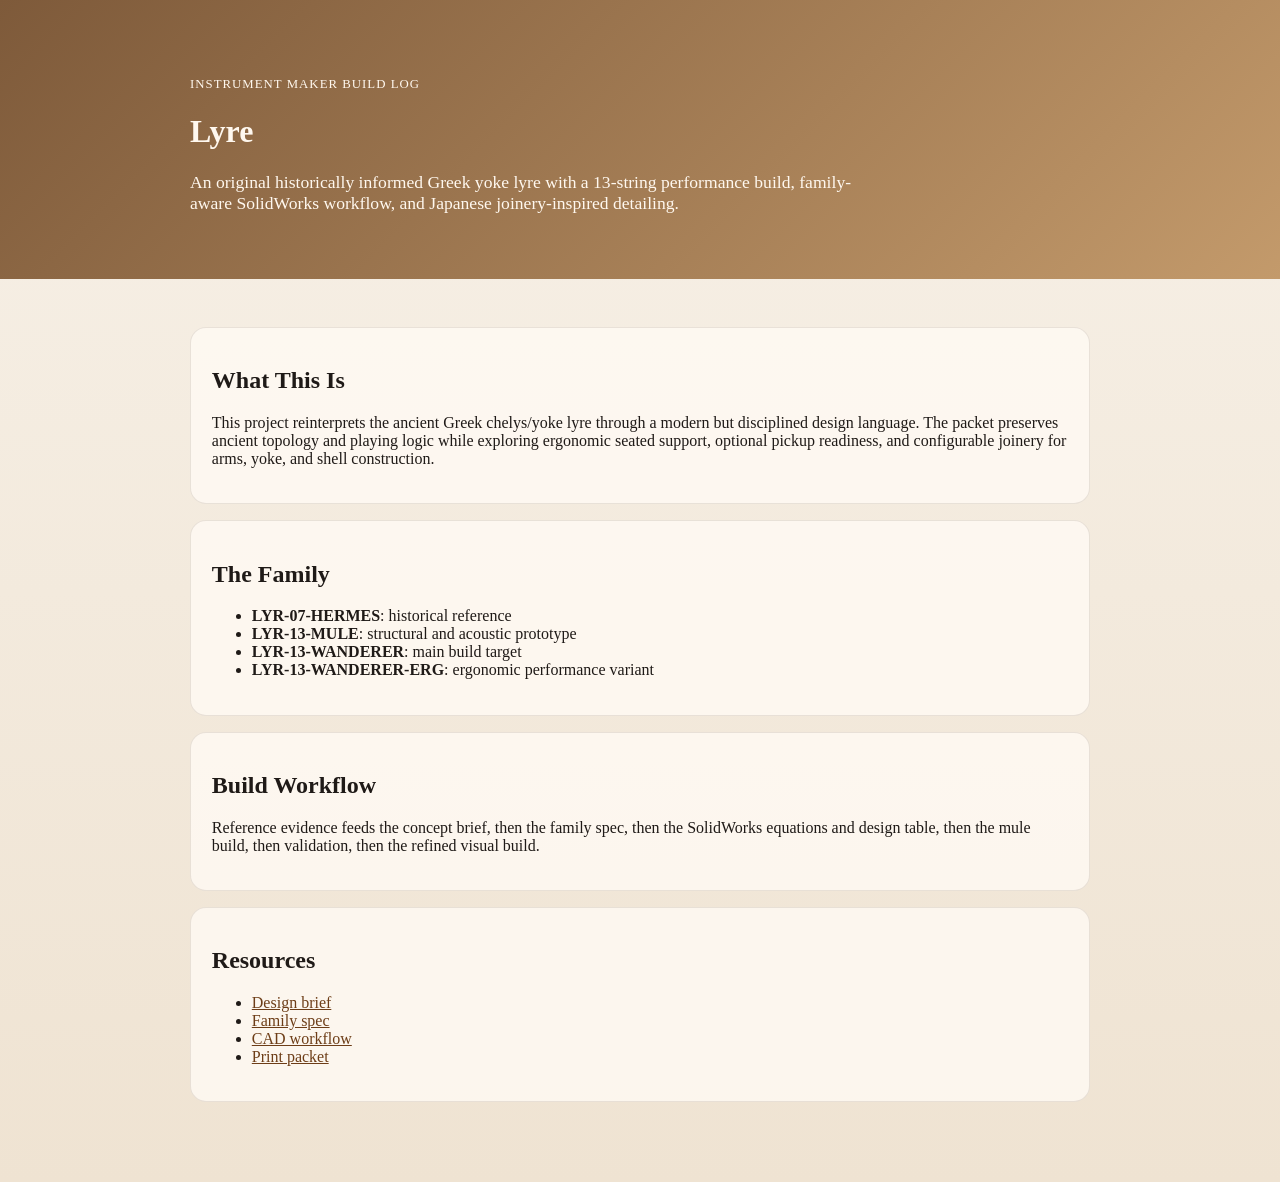
<file: site/index.html>
<!doctype html>
<html lang="en">
<head>
  <meta charset="utf-8">
  <meta name="viewport" content="width=device-width, initial-scale=1">
  <title>Lyre Build Log</title>
  <link rel="stylesheet" href="assets/style.css">
</head>
<body>
  <header class="hero">
    <div class="wrap">
      <p class="eyebrow">Instrument Maker Build Log</p>
      <h1>Lyre</h1>
      <p class="lead">An original historically informed Greek yoke lyre with a 13-string performance build, family-aware SolidWorks workflow, and Japanese joinery-inspired detailing.</p>
    </div>
  </header>
  <main class="wrap">
    <section>
      <h2>What This Is</h2>
      <p>This project reinterprets the ancient Greek chelys/yoke lyre through a modern but disciplined design language. The packet preserves ancient topology and playing logic while exploring ergonomic seated support, optional pickup readiness, and configurable joinery for arms, yoke, and shell construction.</p>
    </section>
    <section>
      <h2>The Family</h2>
      <ul>
        <li><strong>LYR-07-HERMES</strong>: historical reference</li>
        <li><strong>LYR-13-MULE</strong>: structural and acoustic prototype</li>
        <li><strong>LYR-13-WANDERER</strong>: main build target</li>
        <li><strong>LYR-13-WANDERER-ERG</strong>: ergonomic performance variant</li>
      </ul>
    </section>
    <section>
      <h2>Build Workflow</h2>
      <p>Reference evidence feeds the concept brief, then the family spec, then the SolidWorks equations and design table, then the mule build, then validation, then the refined visual build.</p>
    </section>
    <section>
      <h2>Resources</h2>
      <ul>
        <li><a href="../design.md">Design brief</a></li>
        <li><a href="../family-spec.csv">Family spec</a></li>
        <li><a href="../cad/README.md">CAD workflow</a></li>
        <li><a href="../print-packet.md">Print packet</a></li>
      </ul>
    </section>
  </main>
</body>
</html>
</file>
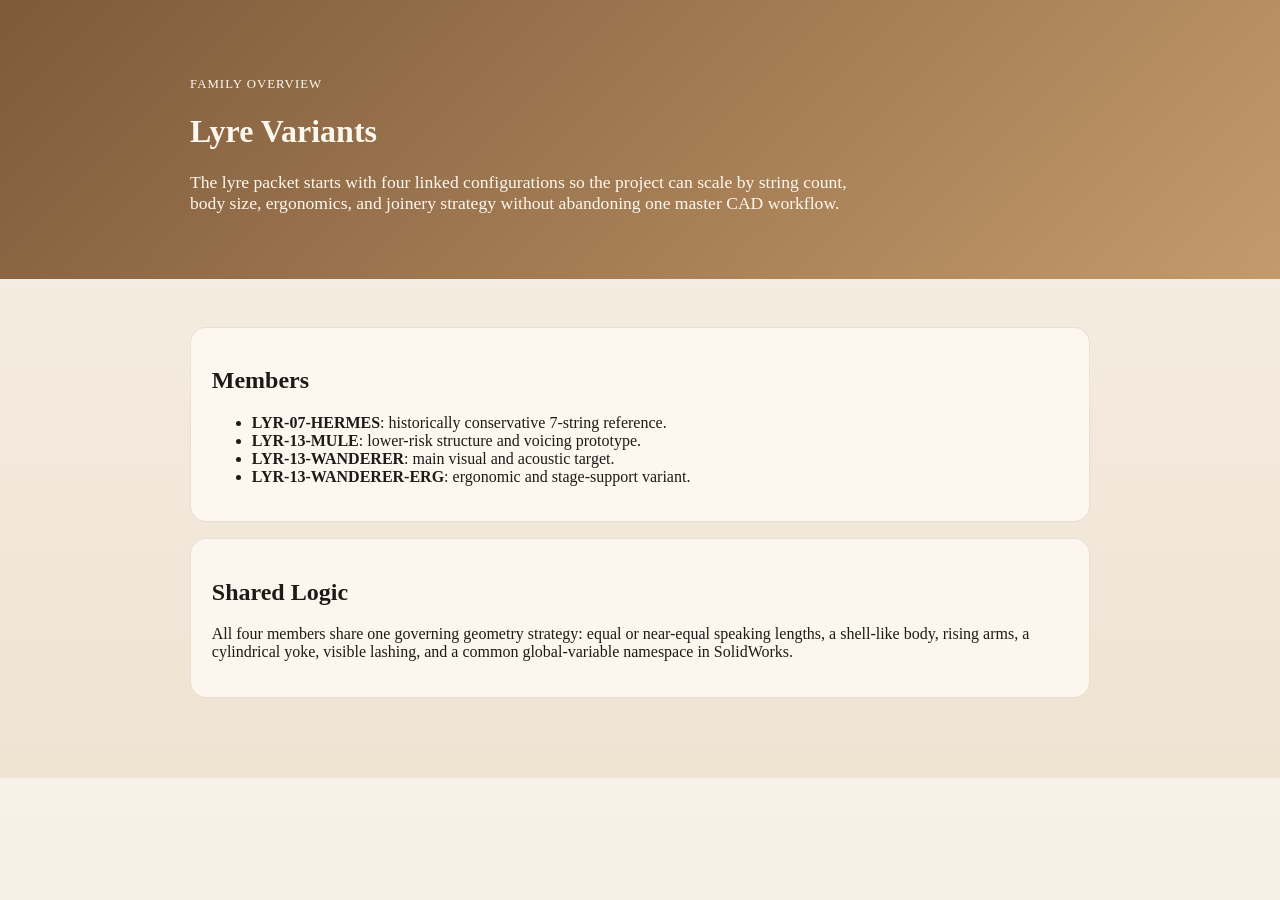
<file: site/family/index.html>
<!doctype html>
<html lang="en">
<head>
  <meta charset="utf-8">
  <meta name="viewport" content="width=device-width, initial-scale=1">
  <title>Lyre Family</title>
  <link rel="stylesheet" href="../assets/style.css">
</head>
<body>
  <header class="hero">
    <div class="wrap">
      <p class="eyebrow">Family Overview</p>
      <h1>Lyre Variants</h1>
      <p class="lead">The lyre packet starts with four linked configurations so the project can scale by string count, body size, ergonomics, and joinery strategy without abandoning one master CAD workflow.</p>
    </div>
  </header>
  <main class="wrap">
    <section>
      <h2>Members</h2>
      <ul>
        <li><strong>LYR-07-HERMES</strong>: historically conservative 7-string reference.</li>
        <li><strong>LYR-13-MULE</strong>: lower-risk structure and voicing prototype.</li>
        <li><strong>LYR-13-WANDERER</strong>: main visual and acoustic target.</li>
        <li><strong>LYR-13-WANDERER-ERG</strong>: ergonomic and stage-support variant.</li>
      </ul>
    </section>
    <section>
      <h2>Shared Logic</h2>
      <p>All four members share one governing geometry strategy: equal or near-equal speaking lengths, a shell-like body, rising arms, a cylindrical yoke, visible lashing, and a common global-variable namespace in SolidWorks.</p>
    </section>
  </main>
</body>
</html>
</file>
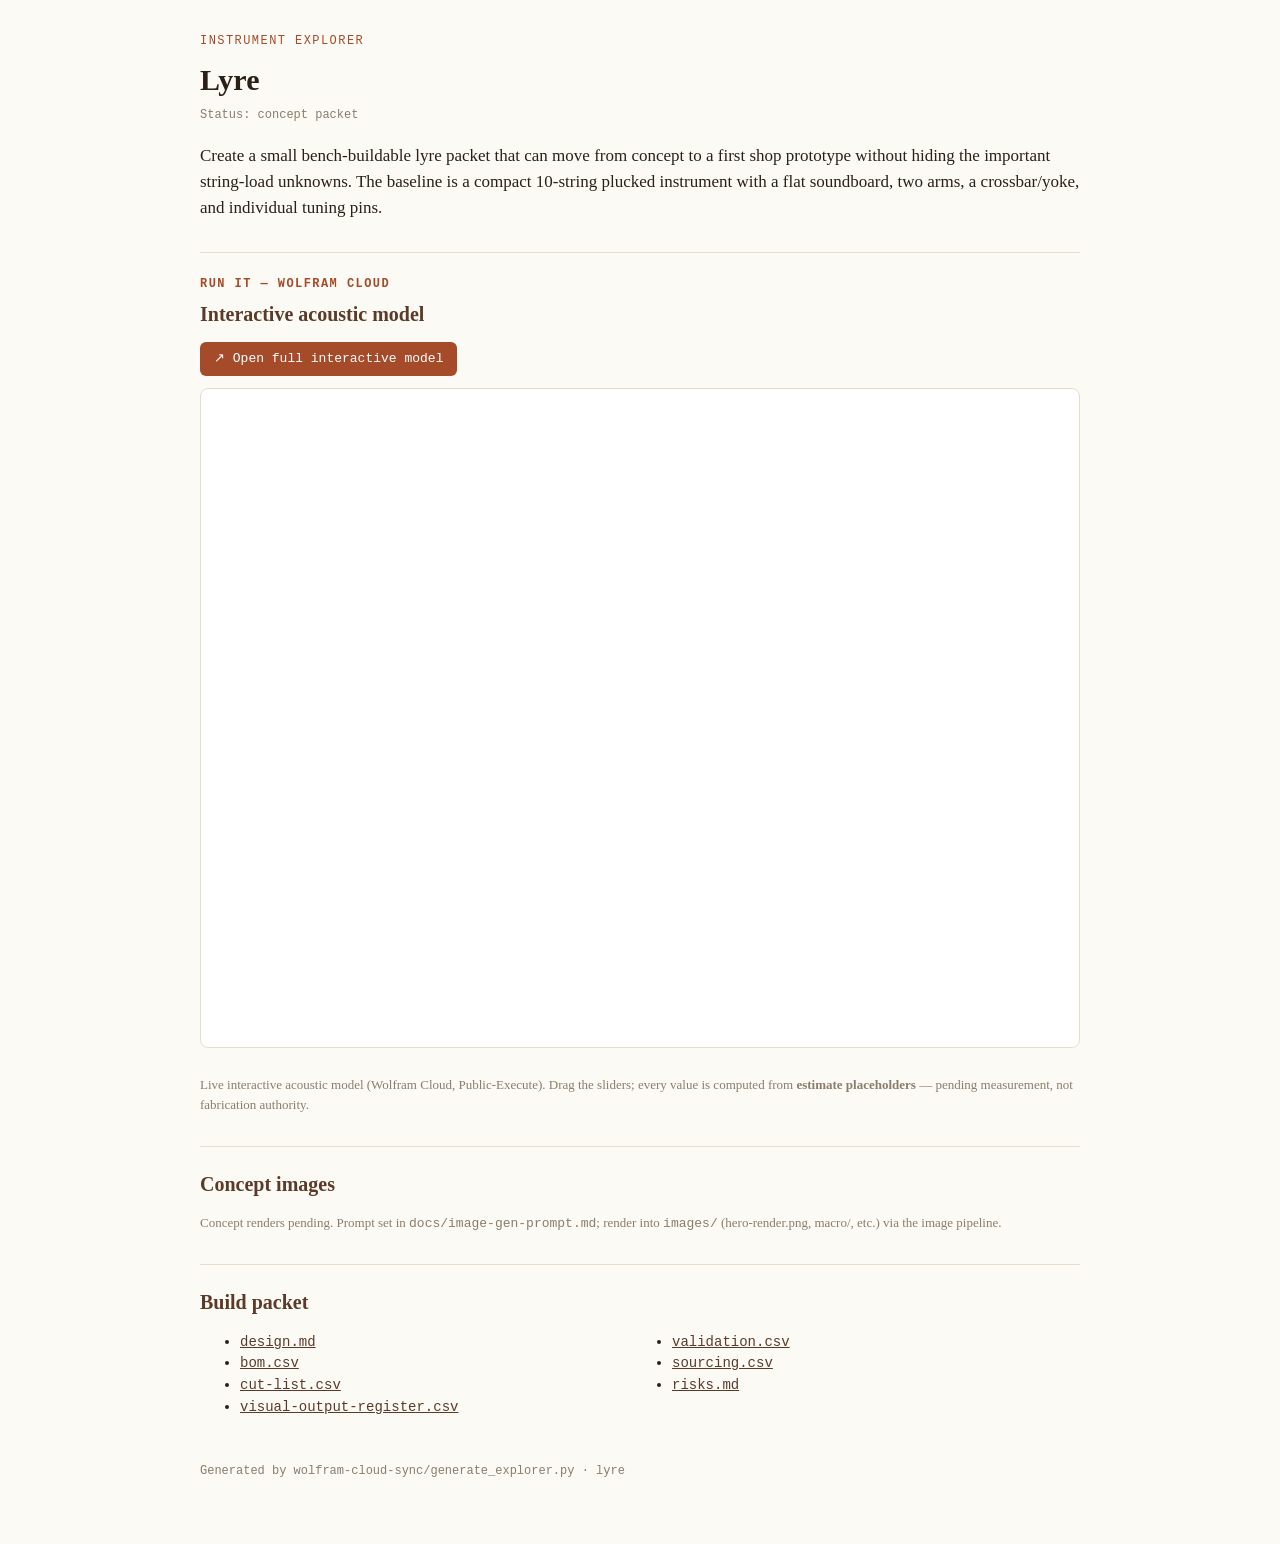
<file: explorer.html>
<!doctype html>
<html lang="en"><head><meta charset="utf-8">
<meta name="viewport" content="width=device-width, initial-scale=1">
<title>Lyre — Explorer</title>
<style>
:root{--ink:#2a2018;--walnut:#5b3a29;--accent:#a64b2a;--rule:#e7ddcc;--paper:#fcfaf5;--muted:#8a7d6b;--mono:ui-monospace,Menlo,monospace;--serif:Georgia,'Times New Roman',serif}
*{box-sizing:border-box}body{margin:0;font-family:var(--serif);color:var(--ink);background:var(--paper);line-height:1.55}
.wrap{max-width:920px;margin:0 auto;padding:32px 20px 64px}
header h1{font-size:30px;margin:.2em 0 .1em}.eyebrow{font-family:var(--mono);font-size:12px;letter-spacing:.12em;text-transform:uppercase;color:var(--accent);display:block;margin-bottom:6px}
.status{font-family:var(--mono);font-size:12px;color:var(--muted);margin:0 0 18px}
section{margin:30px 0;padding-top:18px;border-top:1px solid var(--rule)}
section h2{font-size:20px;color:var(--walnut);margin:.2em 0 .6em}
p.intro{font-size:17px}
.wf-frame{width:100%;height:660px;border:1px solid var(--rule);border-radius:8px;background:#fff;margin:6px 0}
.wf-actions{margin:6px 0}
.btn{display:inline-block;padding:7px 14px;border-radius:6px;text-decoration:none;font-family:var(--mono);font-size:13px;background:#efe7d8;color:var(--walnut)}
.btn.primary{background:var(--accent);color:#fff}
ul.files{font-family:var(--mono);font-size:14px;columns:2;gap:24px}
ul.files a{color:var(--walnut)}
.img-grid{display:grid;grid-template-columns:repeat(auto-fill,minmax(220px,1fr));gap:14px;margin:8px 0}
.img-cell{margin:0}.img-cell img{width:100%;border:1px solid var(--rule);border-radius:6px;display:block;background:#fff}
.img-cell figcaption{font-family:var(--mono);font-size:11px;color:var(--muted);margin-top:4px}
.muted{color:var(--muted);font-size:13px}
footer{margin-top:44px;color:var(--muted);font-size:12px;font-family:var(--mono)}
</style></head>
<body><div class="wrap">
<header><span class="eyebrow">Instrument Explorer</span><h1>Lyre</h1>
<p class="status">Status: concept packet</p></header>
<p class="intro">Create a small bench-buildable lyre packet that can move from concept to a first shop prototype without hiding the important string-load unknowns. The baseline is a compact 10-string plucked instrument with a flat soundboard, two arms, a crossbar/yoke, and individual tuning pins.</p>
<section id="wolfram"><h2><span class="eyebrow">Run it — Wolfram Cloud</span>Interactive acoustic model</h2>
<div class="wf-actions"><a class="btn primary" href="https://www.wolframcloud.com/obj/wrfcoin/Musical_Instruments/strings/lyre/lyre-starter.wl" target="_blank" rel="noopener">&#8599; Open full interactive model</a></div><iframe class="wf-frame" src="https://www.wolframcloud.com/obj/wrfcoin/Musical_Instruments/strings/lyre/lyre-starter.wl" title="Interactive Wolfram model" loading="lazy"></iframe><p class="muted">Live interactive acoustic model (Wolfram Cloud, Public-Execute). Drag the sliders; every value is computed from <strong>estimate placeholders</strong> — pending measurement, not fabrication authority.</p>
</section>
<section id="images"><h2>Concept images</h2>
<p class="muted">Concept renders pending. Prompt set in <code>docs/image-gen-prompt.md</code>; render into <code>images/</code> (hero-render.png, macro/, etc.) via the image pipeline.</p>
</section>
<section id="files"><h2>Build packet</h2>
<ul class="files"><li><a href="design.md" target="_blank">design.md</a></li><li><a href="bom.csv" target="_blank">bom.csv</a></li><li><a href="cut-list.csv" target="_blank">cut-list.csv</a></li><li><a href="visual-output-register.csv" target="_blank">visual-output-register.csv</a></li><li><a href="validation.csv" target="_blank">validation.csv</a></li><li><a href="sourcing.csv" target="_blank">sourcing.csv</a></li><li><a href="risks.md" target="_blank">risks.md</a></li></ul></section>
<footer>Generated by wolfram-cloud-sync/generate_explorer.py · lyre</footer>
</div></body></html>
</file>
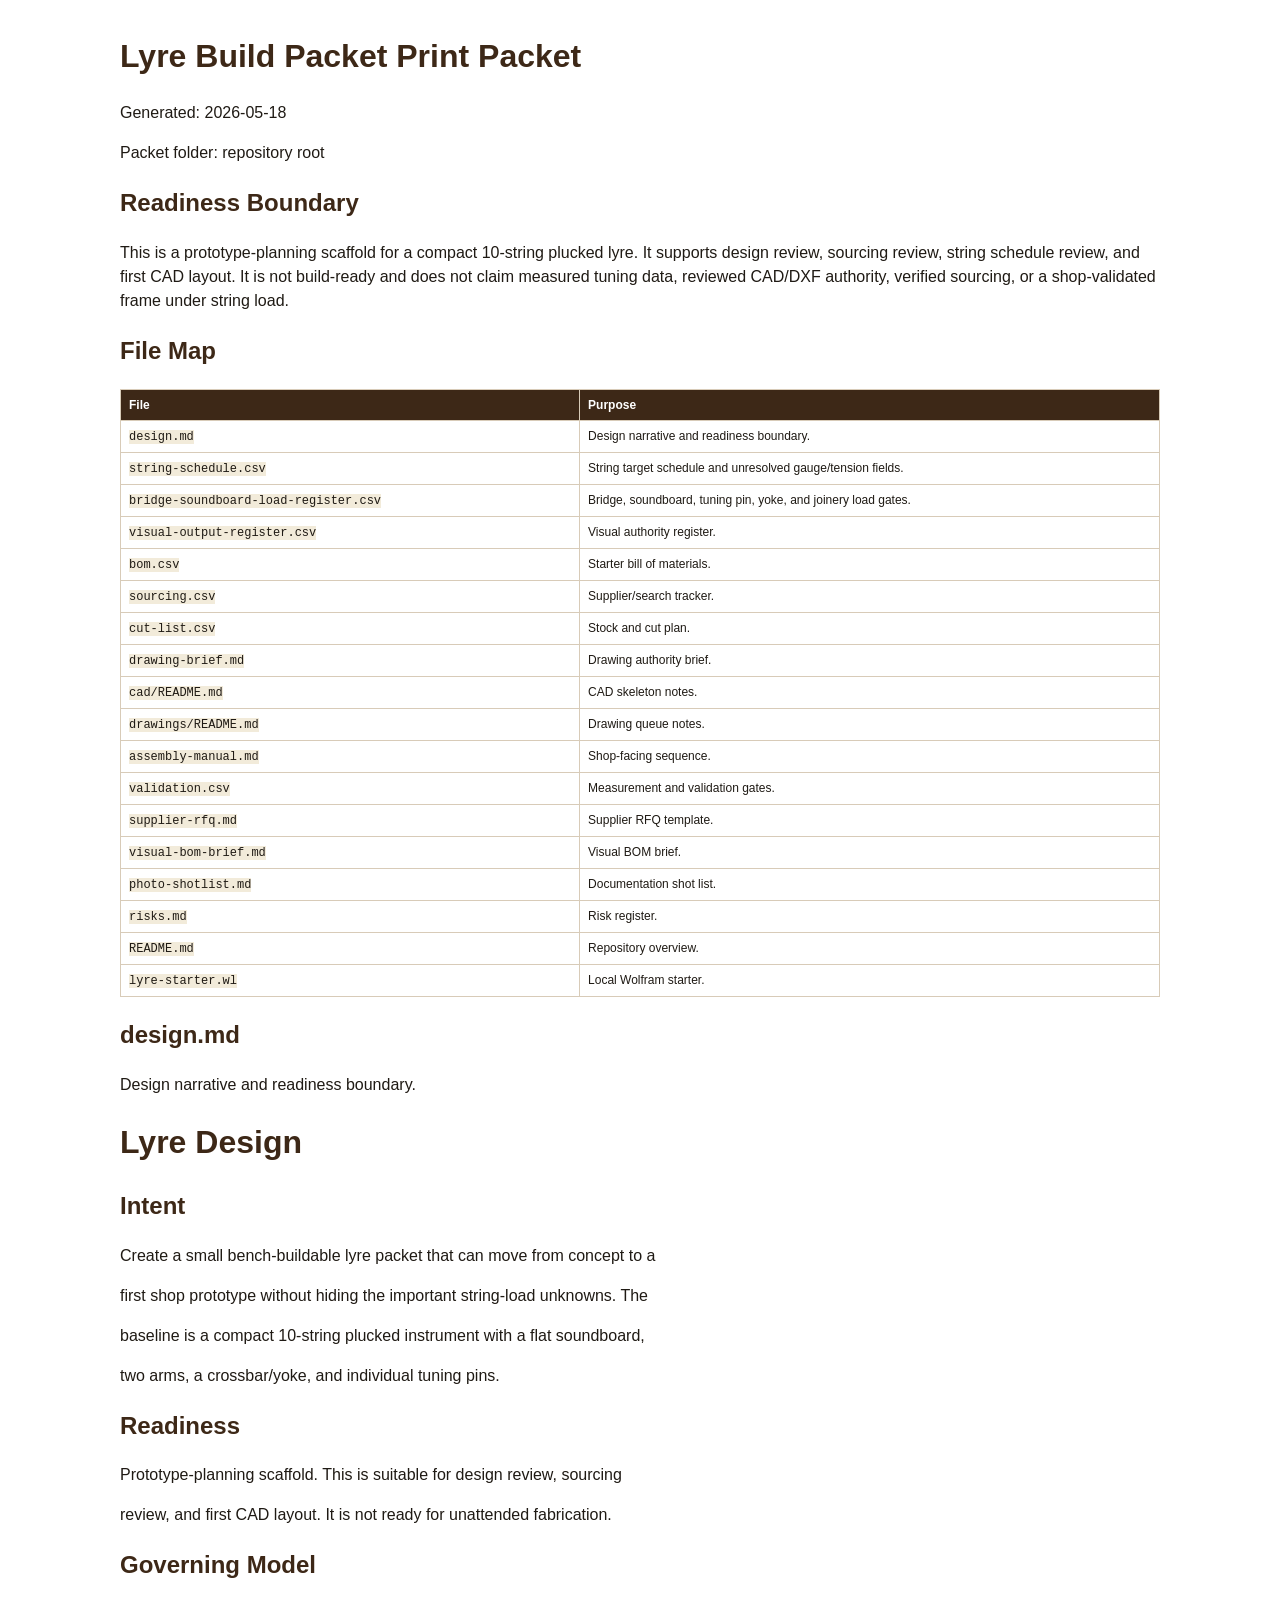
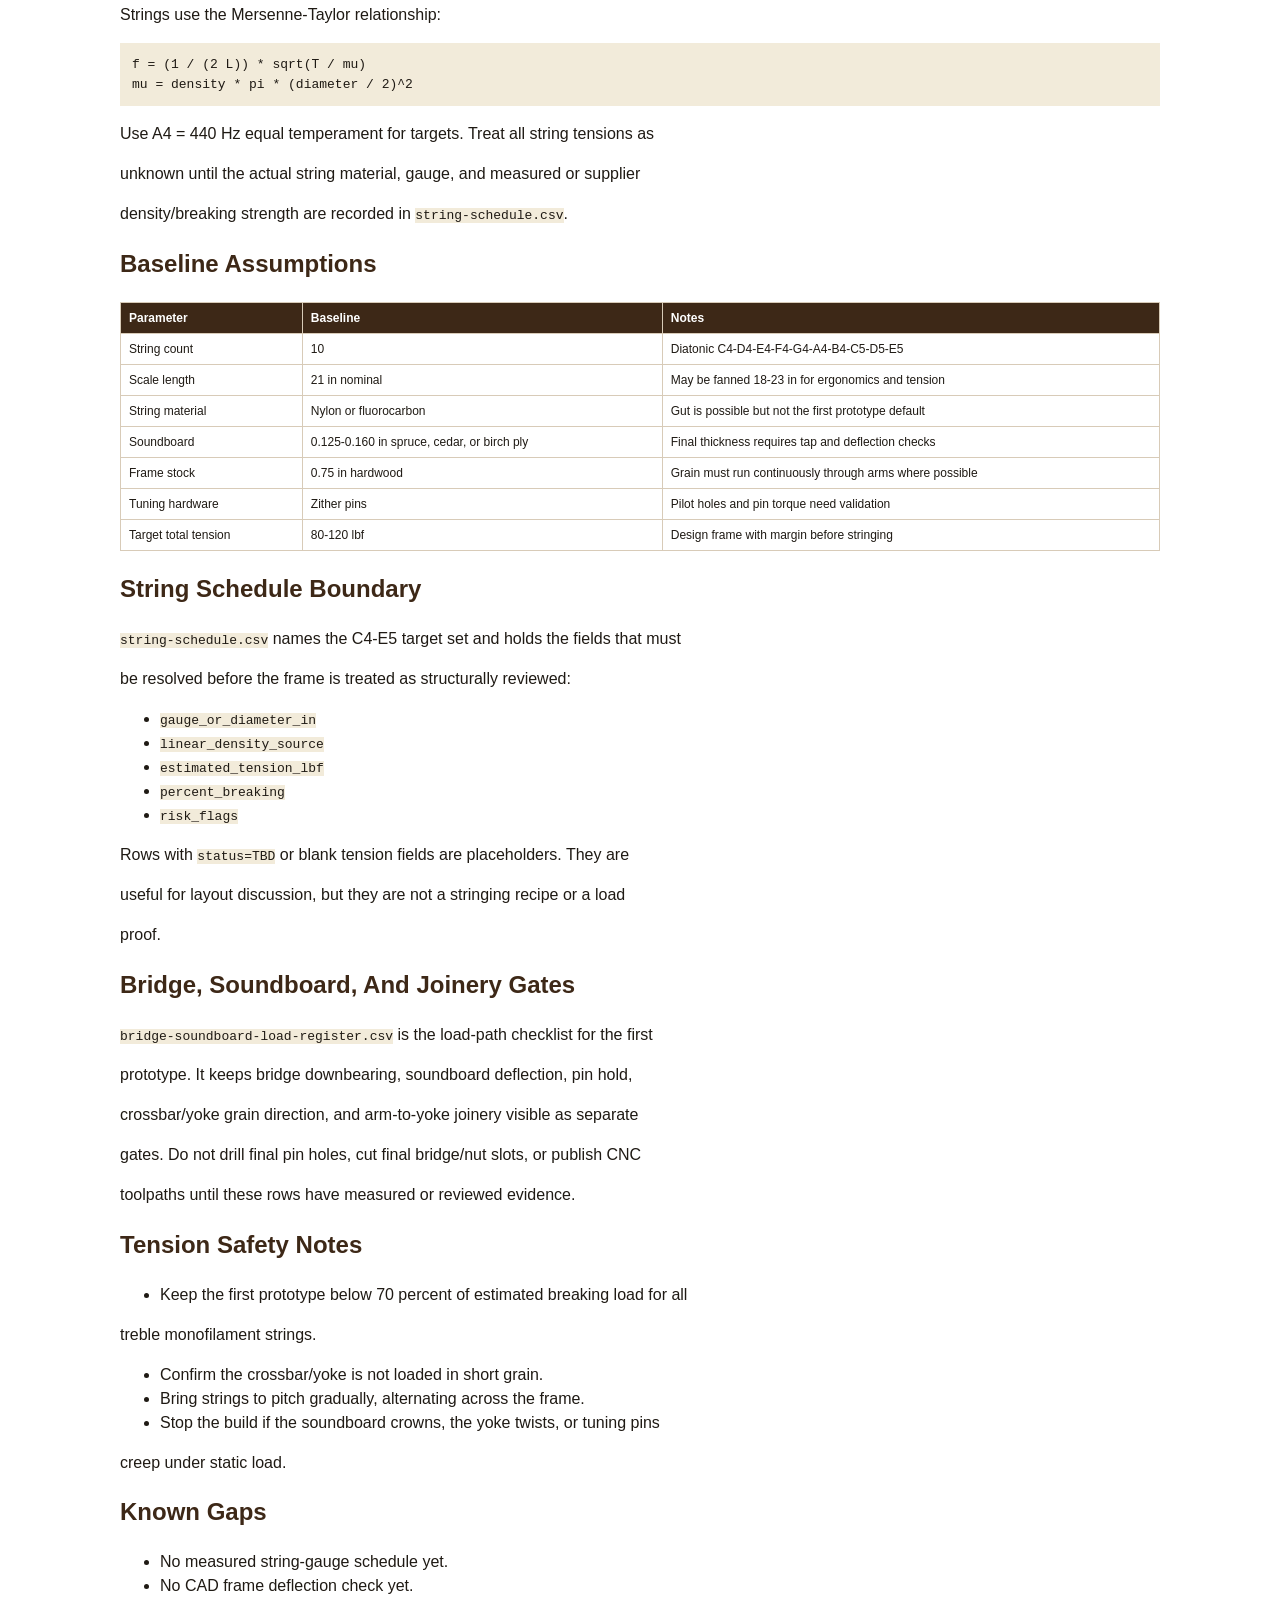
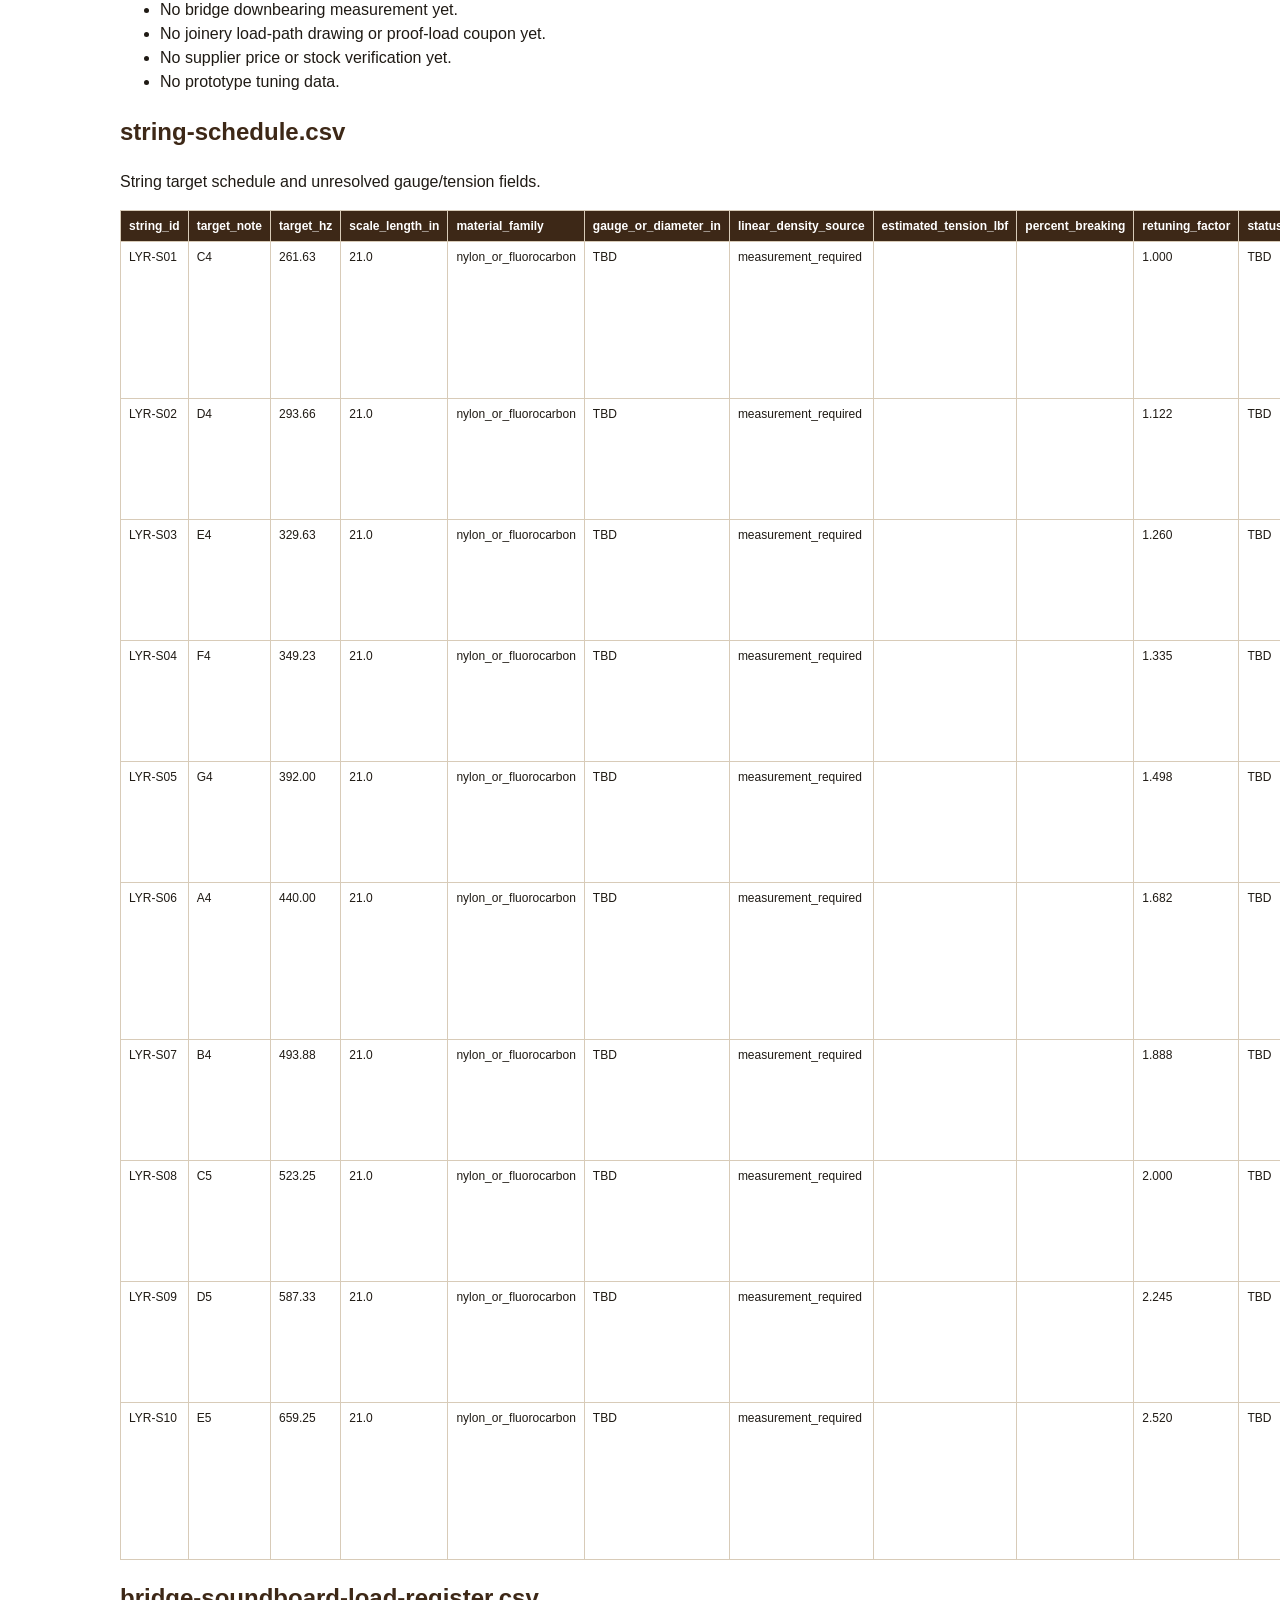
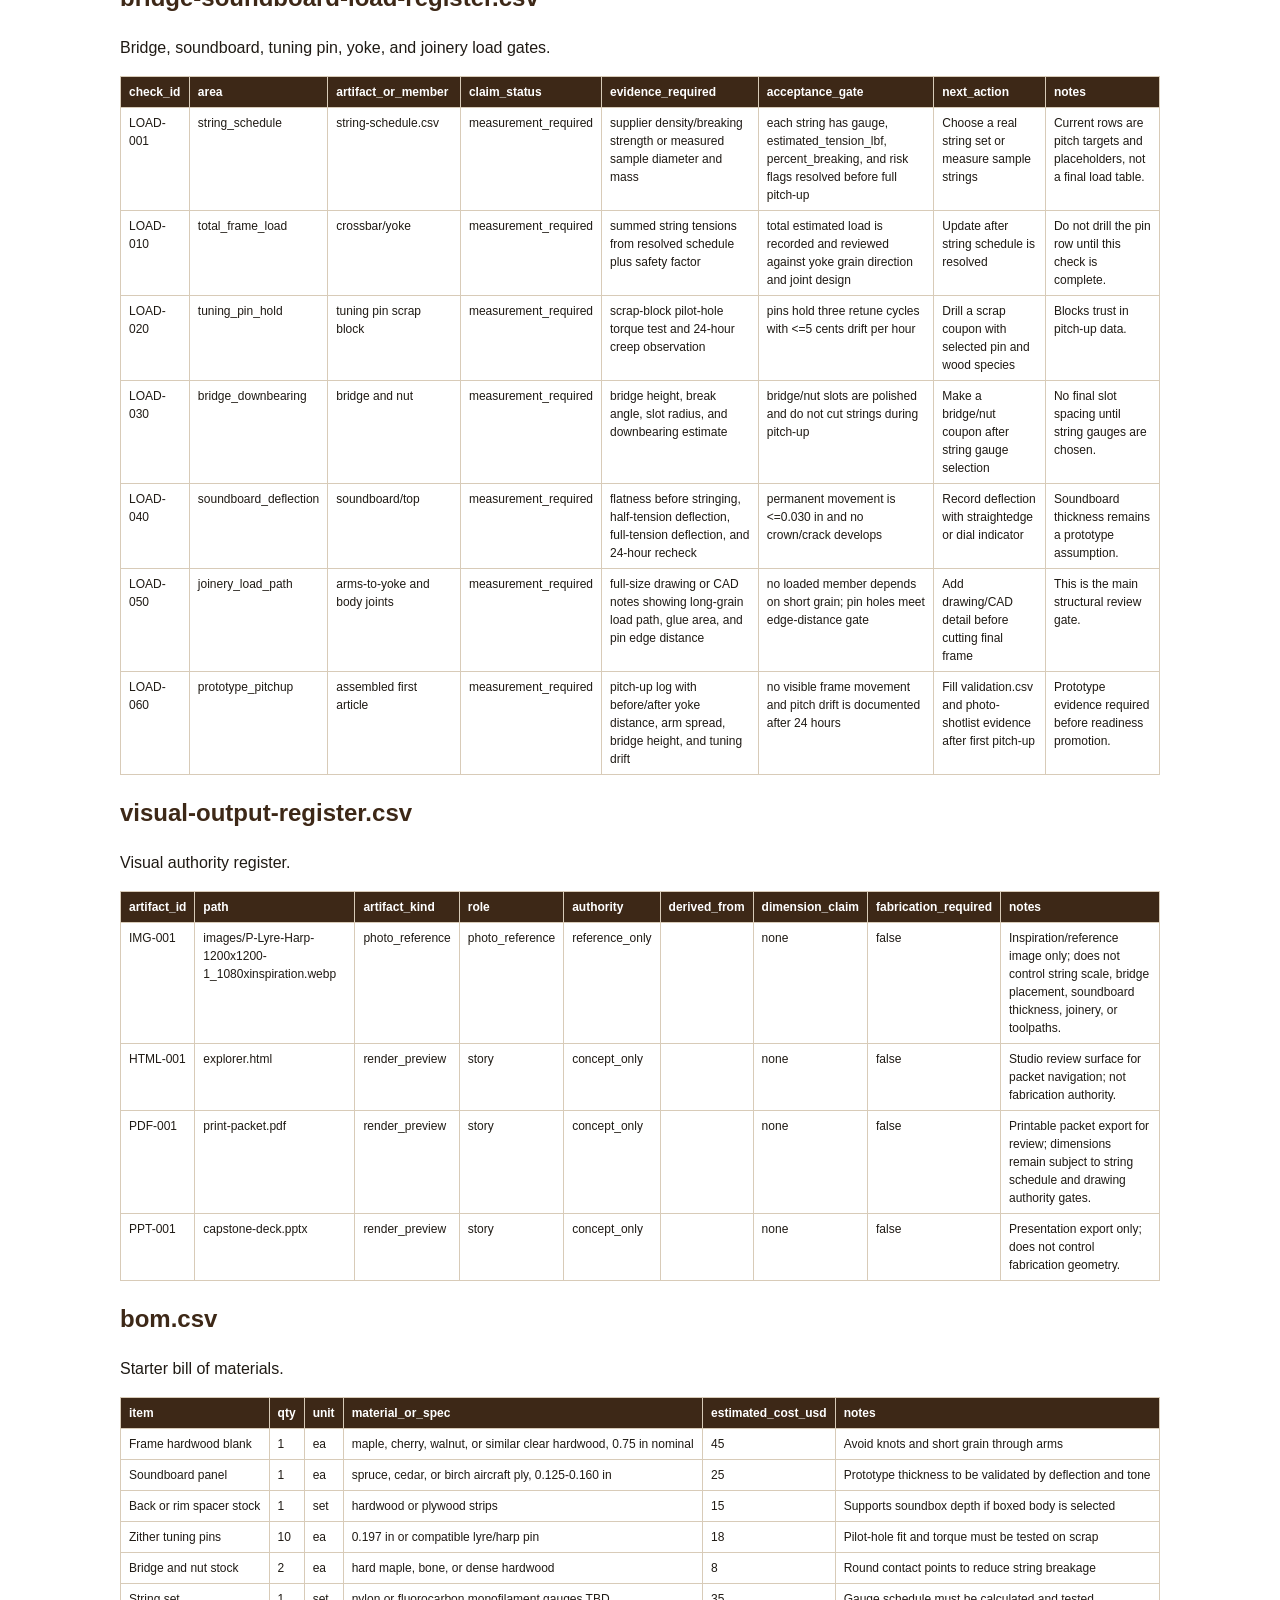
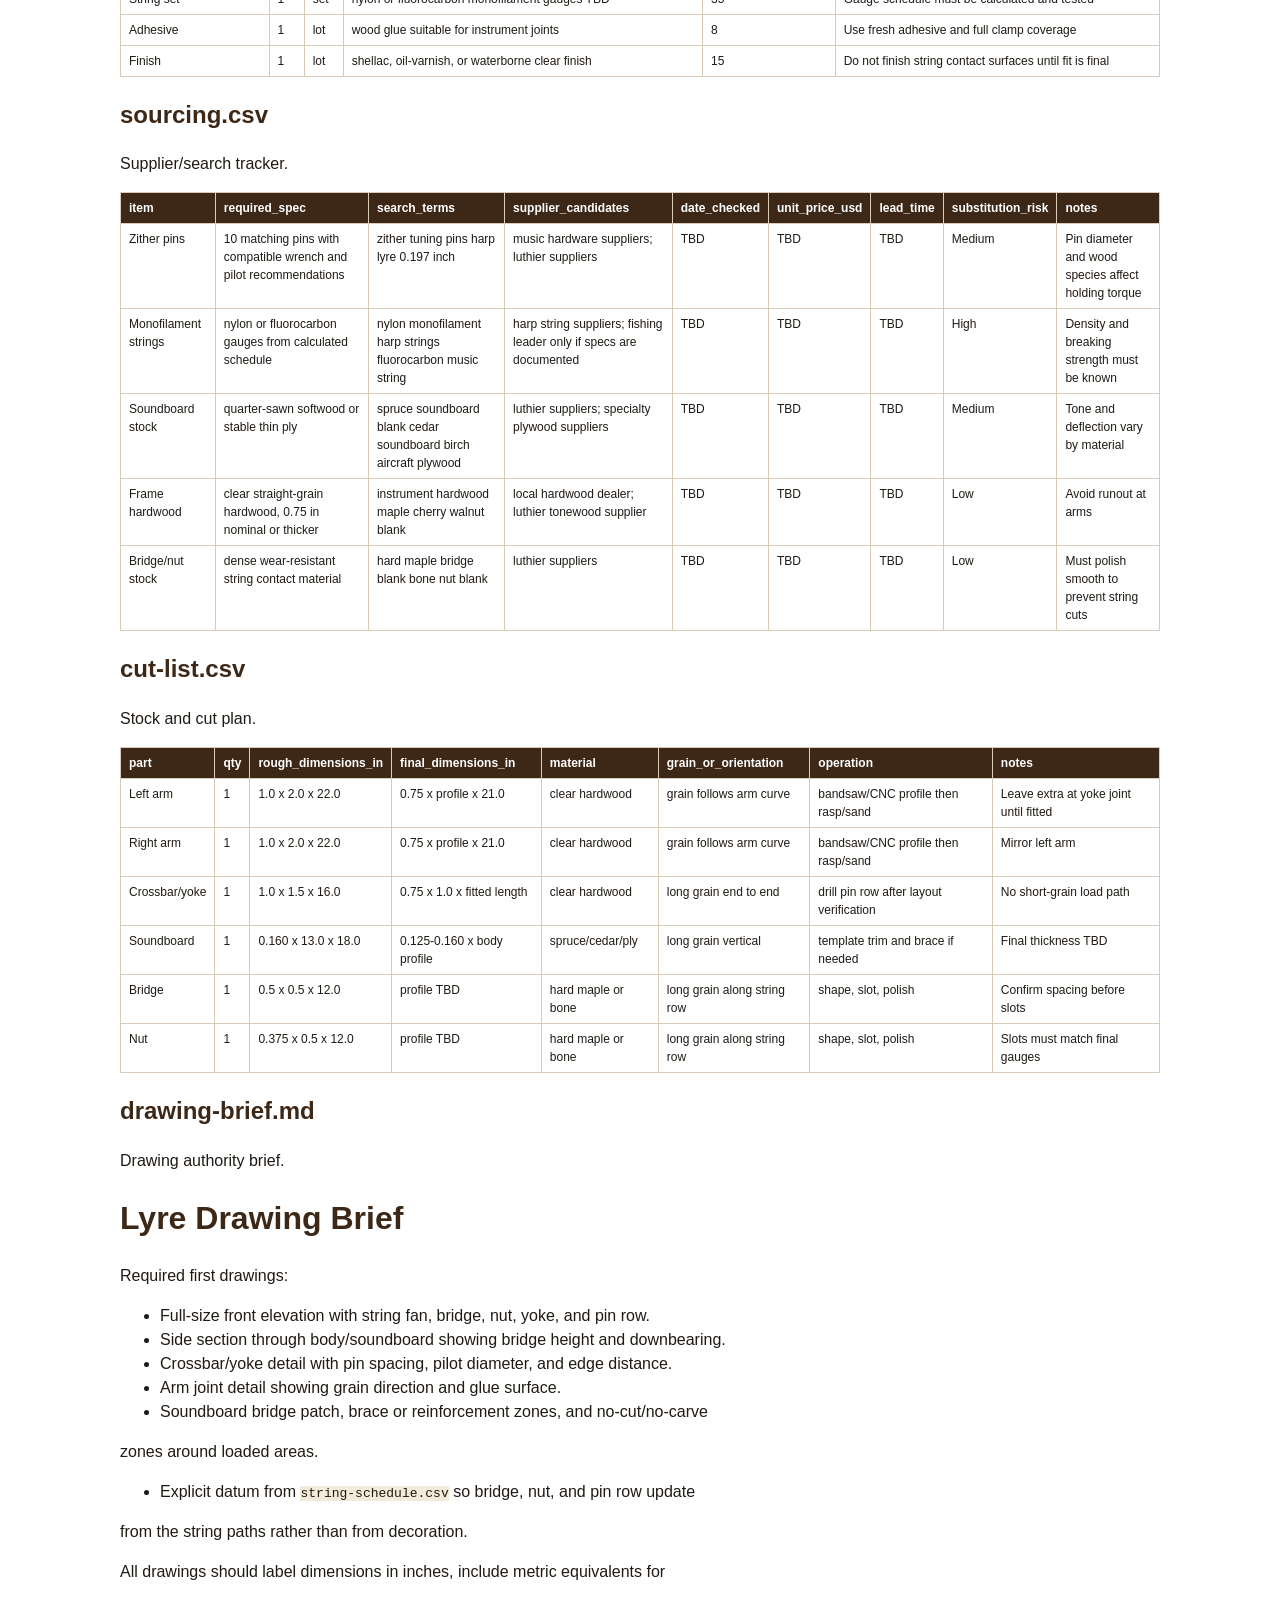
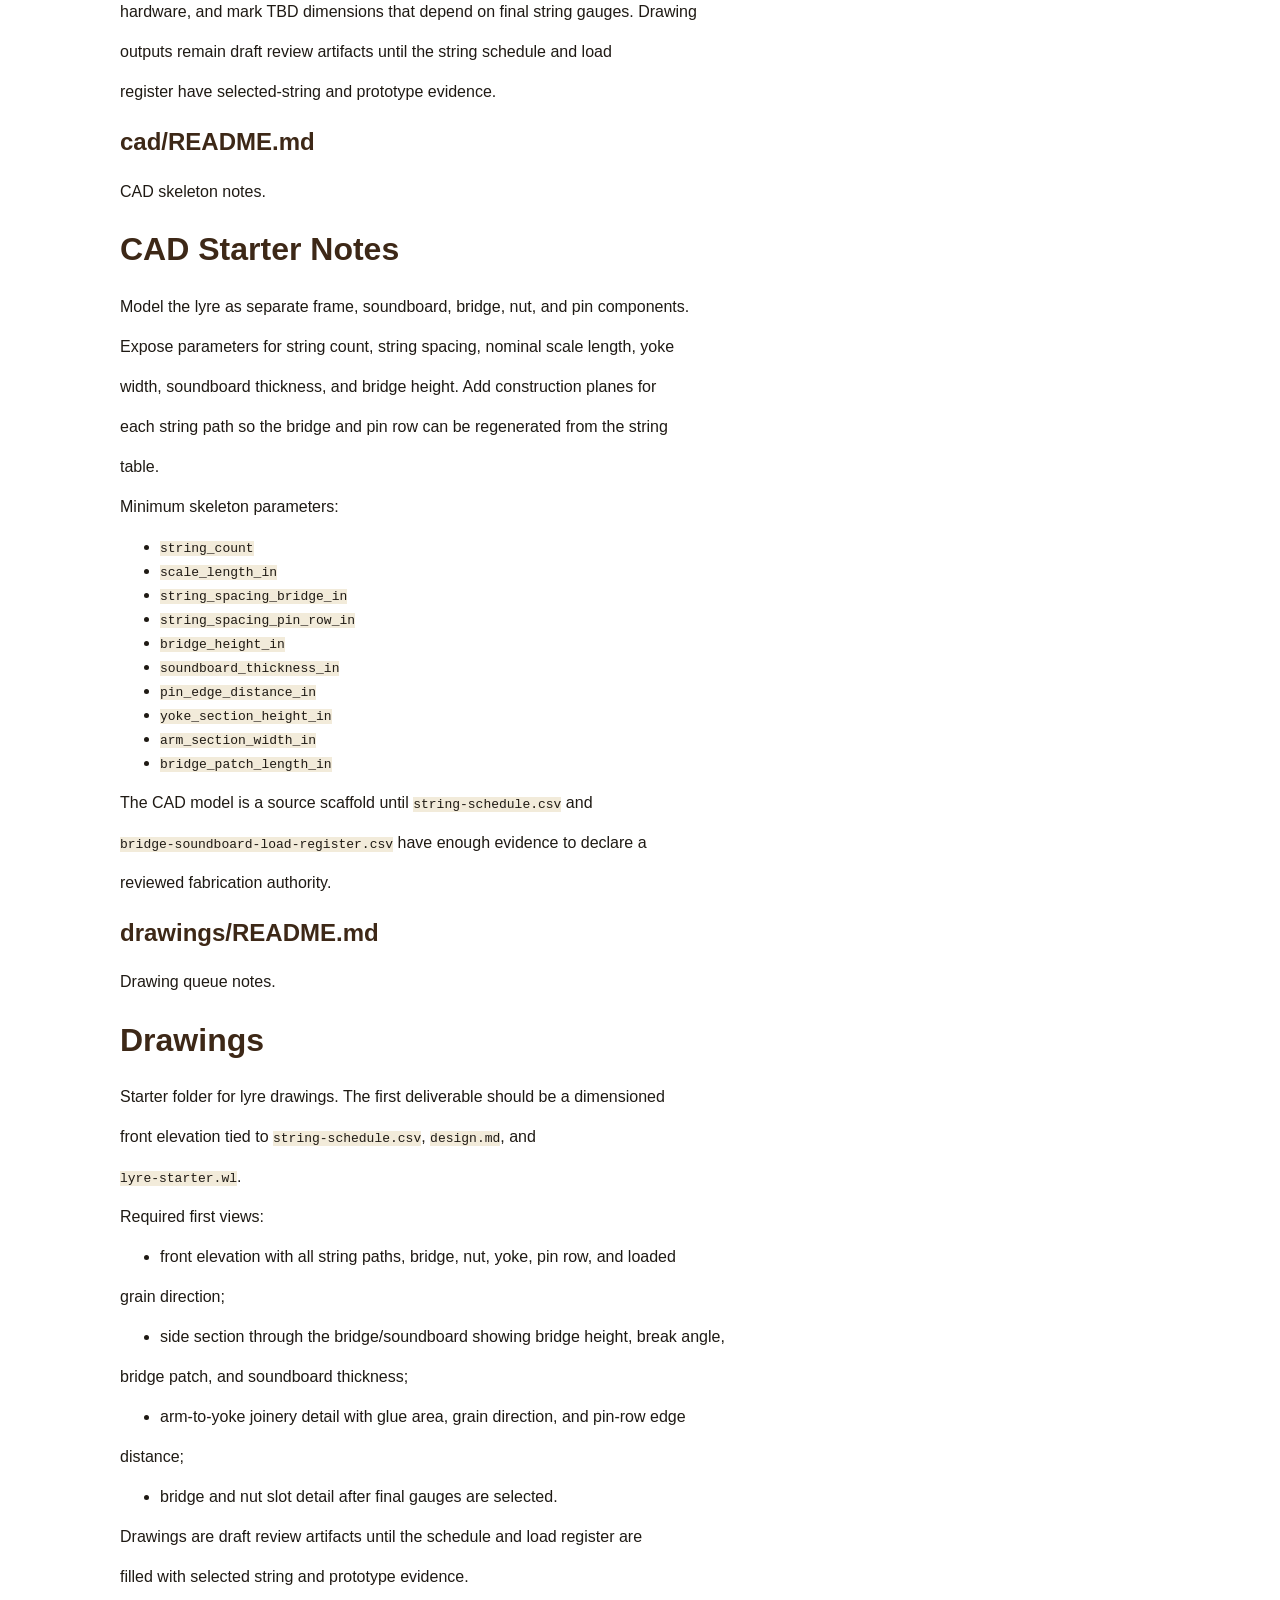
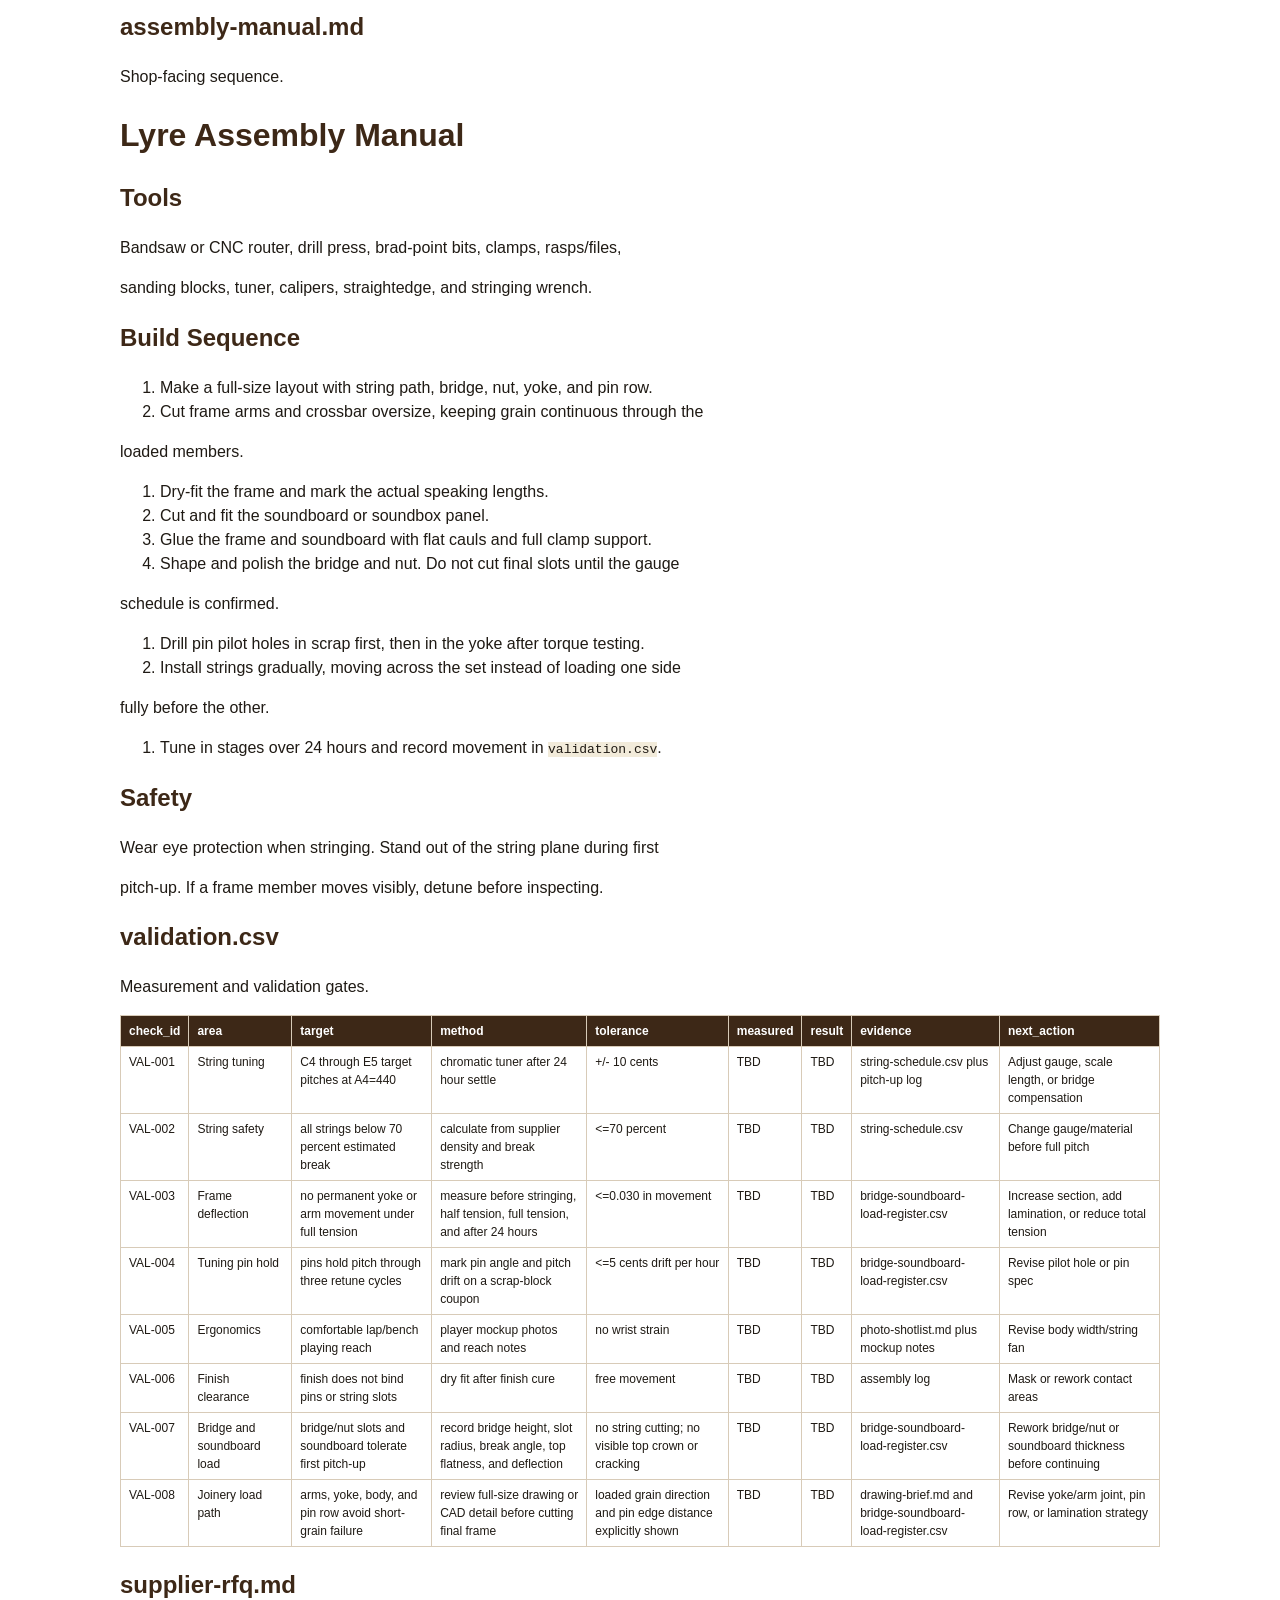
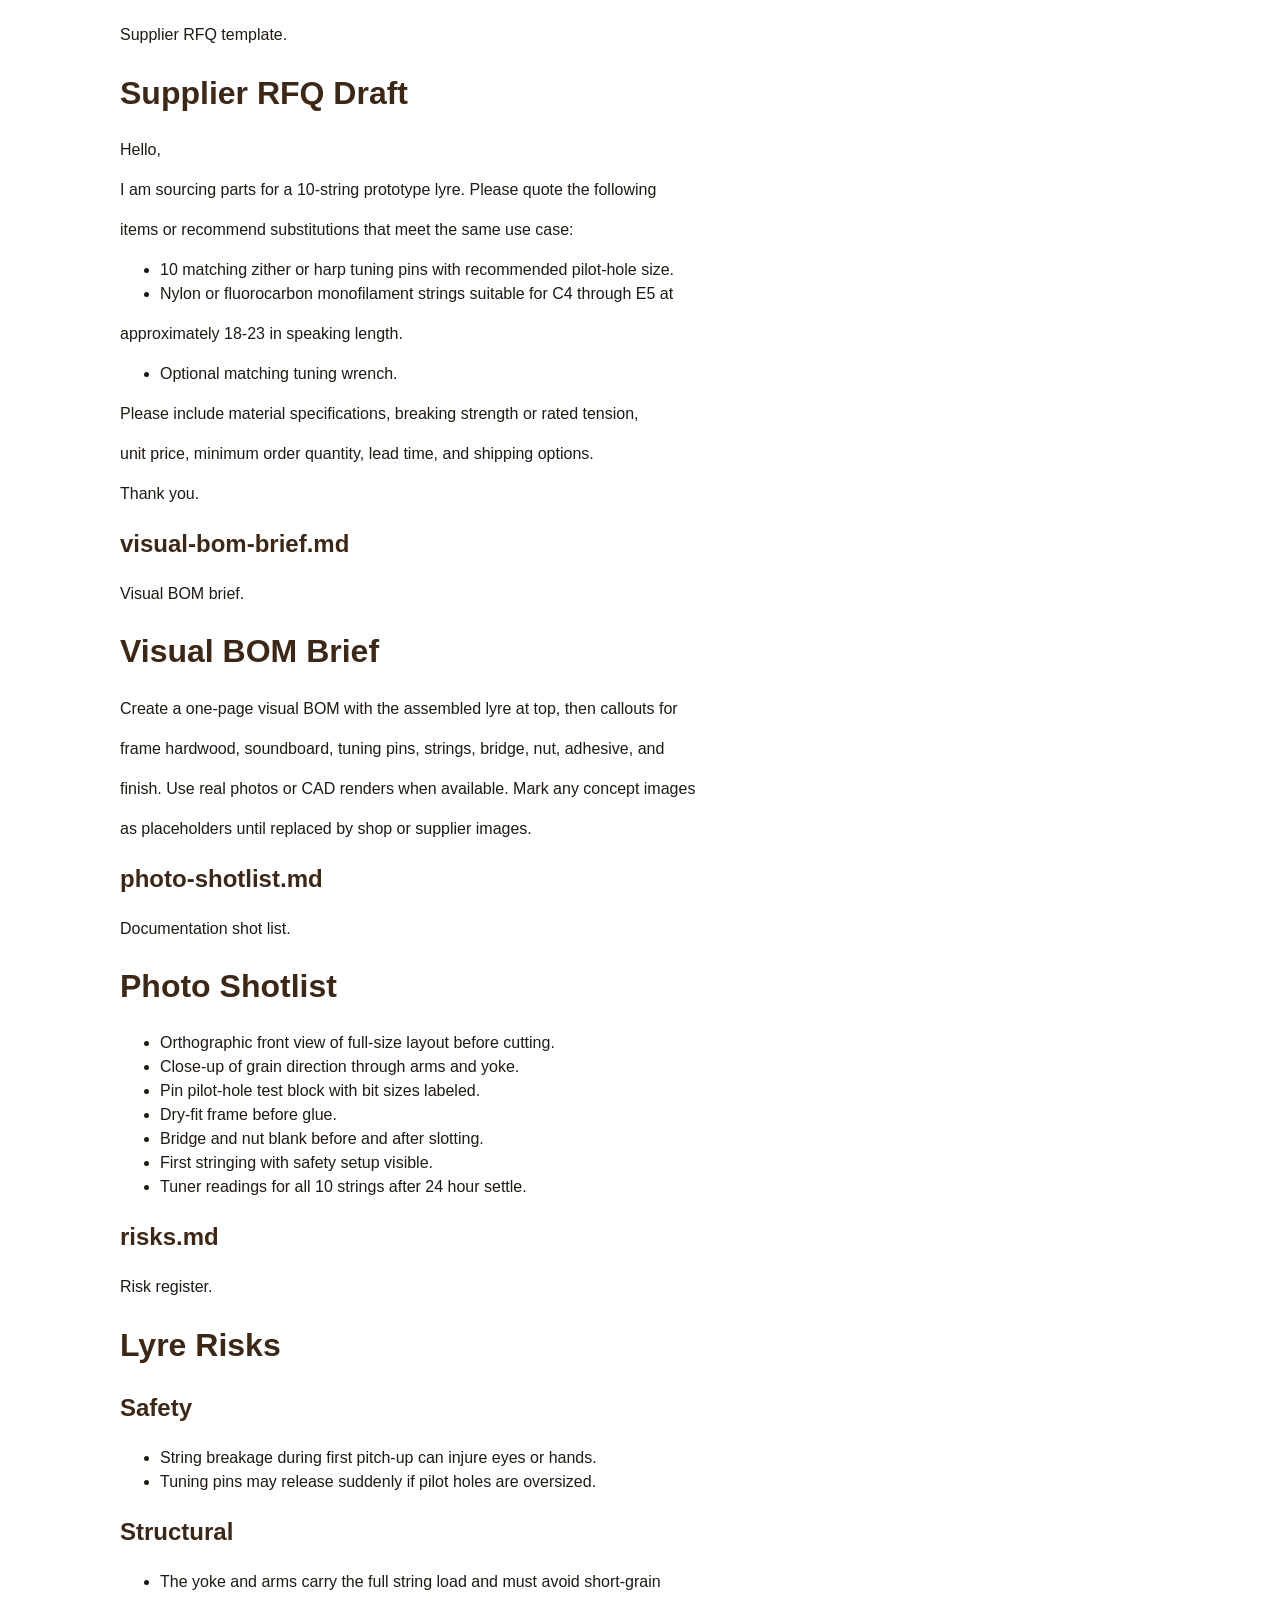
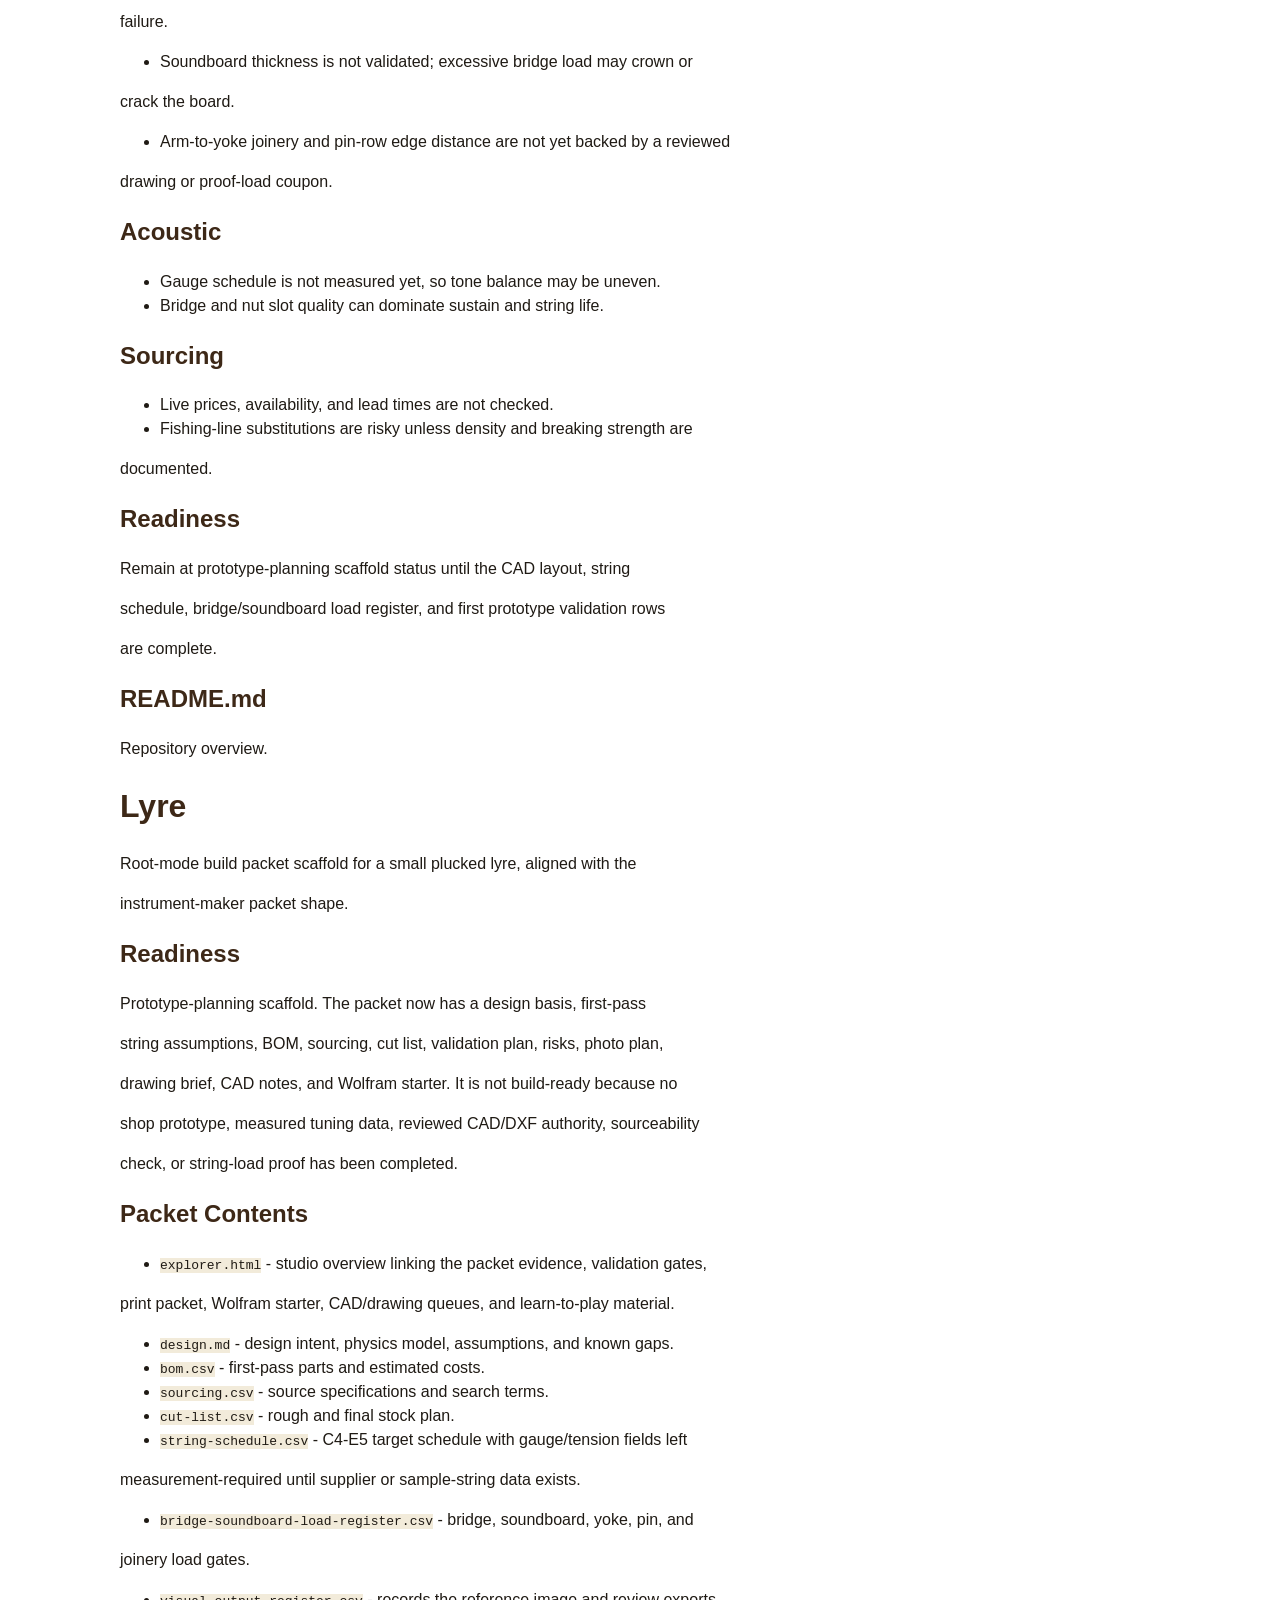
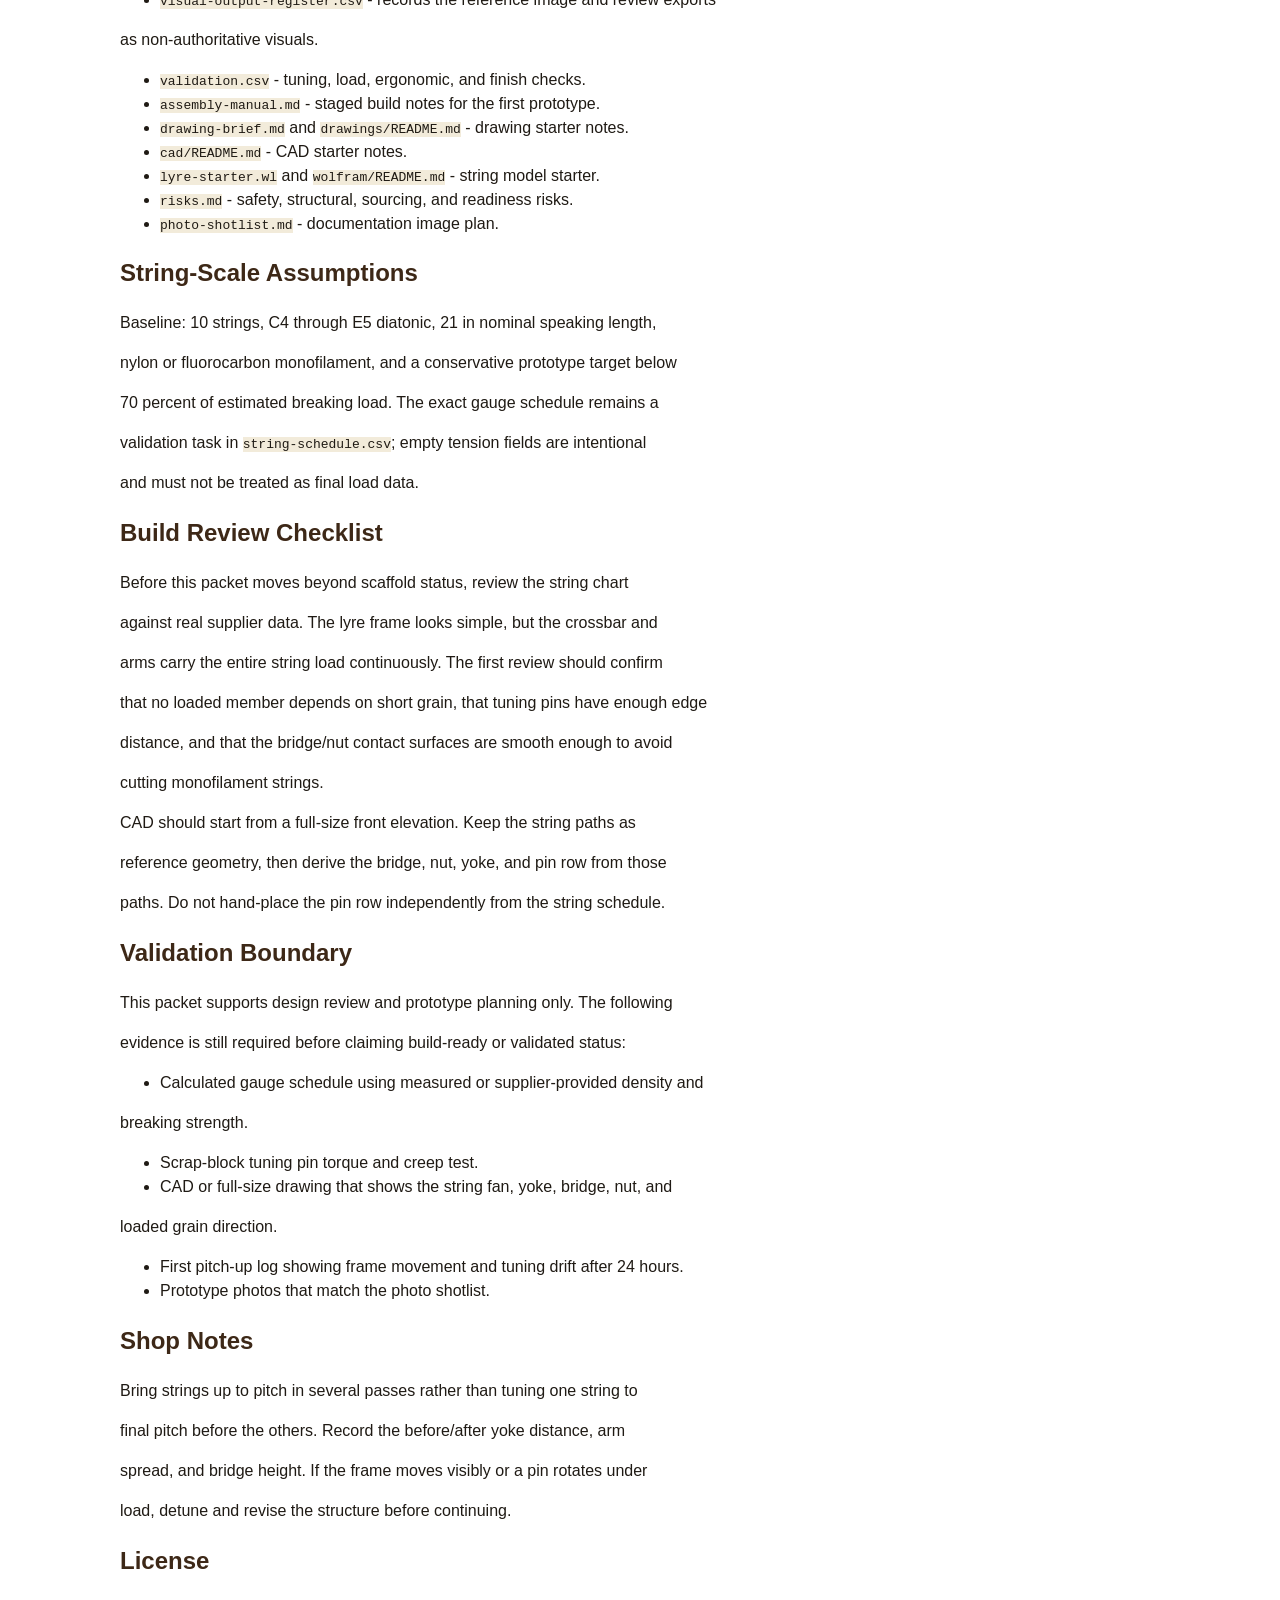
<file: print-packet.html>
<!doctype html><html lang="en"><head><meta charset="utf-8"><meta name="viewport" content="width=device-width, initial-scale=1"><title>Lyre Build Packet Print Packet</title><style>body{font-family:Arial,sans-serif;line-height:1.5;max-width:1040px;margin:32px auto;padding:0 24px;color:#1f1a14}h1,h2{color:#3D2817}table{border-collapse:collapse;width:100%;font-size:12px;margin:12px 0}th,td{border:1px solid #d8cbb8;padding:6px 8px;text-align:left;vertical-align:top}th{background:#3D2817;color:#fff}code,pre{background:#f2ebda}pre{padding:12px;overflow:auto}.page-break{page-break-before:always}@media print{body{margin:0;max-width:none}}</style></head><body><h1>Lyre Build Packet Print Packet</h1>
<p>Generated: 2026-05-18</p>
<p>Packet folder: repository root</p>
<h2>Readiness Boundary</h2>
<p>This is a prototype-planning scaffold for a compact 10-string plucked lyre. It supports design review, sourcing review, string schedule review, and first CAD layout. It is not build-ready and does not claim measured tuning data, reviewed CAD/DXF authority, verified sourcing, or a shop-validated frame under string load.</p>
<h2>File Map</h2>
<table><thead><tr><th>File</th><th>Purpose</th></tr></thead><tbody>
<tr><td><code>design.md</code></td><td>Design narrative and readiness boundary.</td></tr>
<tr><td><code>string-schedule.csv</code></td><td>String target schedule and unresolved gauge/tension fields.</td></tr>
<tr><td><code>bridge-soundboard-load-register.csv</code></td><td>Bridge, soundboard, tuning pin, yoke, and joinery load gates.</td></tr>
<tr><td><code>visual-output-register.csv</code></td><td>Visual authority register.</td></tr>
<tr><td><code>bom.csv</code></td><td>Starter bill of materials.</td></tr>
<tr><td><code>sourcing.csv</code></td><td>Supplier/search tracker.</td></tr>
<tr><td><code>cut-list.csv</code></td><td>Stock and cut plan.</td></tr>
<tr><td><code>drawing-brief.md</code></td><td>Drawing authority brief.</td></tr>
<tr><td><code>cad/README.md</code></td><td>CAD skeleton notes.</td></tr>
<tr><td><code>drawings/README.md</code></td><td>Drawing queue notes.</td></tr>
<tr><td><code>assembly-manual.md</code></td><td>Shop-facing sequence.</td></tr>
<tr><td><code>validation.csv</code></td><td>Measurement and validation gates.</td></tr>
<tr><td><code>supplier-rfq.md</code></td><td>Supplier RFQ template.</td></tr>
<tr><td><code>visual-bom-brief.md</code></td><td>Visual BOM brief.</td></tr>
<tr><td><code>photo-shotlist.md</code></td><td>Documentation shot list.</td></tr>
<tr><td><code>risks.md</code></td><td>Risk register.</td></tr>
<tr><td><code>README.md</code></td><td>Repository overview.</td></tr>
<tr><td><code>lyre-starter.wl</code></td><td>Local Wolfram starter.</td></tr>
</tbody></table>
<div class="page-break"></div>
<h2>design.md</h2>
<p>Design narrative and readiness boundary.</p>
<h1>Lyre Design</h1>
<h2>Intent</h2>
<p>Create a small bench-buildable lyre packet that can move from concept to a</p>
<p>first shop prototype without hiding the important string-load unknowns. The</p>
<p>baseline is a compact 10-string plucked instrument with a flat soundboard,</p>
<p>two arms, a crossbar/yoke, and individual tuning pins.</p>
<h2>Readiness</h2>
<p>Prototype-planning scaffold. This is suitable for design review, sourcing</p>
<p>review, and first CAD layout. It is not ready for unattended fabrication.</p>
<h2>Governing Model</h2>
<p>Strings use the Mersenne-Taylor relationship:</p>
<pre><code>f = (1 / (2 L)) * sqrt(T / mu)
mu = density * pi * (diameter / 2)^2</code></pre>
<p>Use A4 = 440 Hz equal temperament for targets. Treat all string tensions as</p>
<p>unknown until the actual string material, gauge, and measured or supplier</p>
<p>density/breaking strength are recorded in <code>string-schedule.csv</code>.</p>
<h2>Baseline Assumptions</h2>
<table><thead><tr><th>Parameter</th><th>Baseline</th><th>Notes</th></tr></thead><tbody>
<tr><td>String count</td><td>10</td><td>Diatonic C4-D4-E4-F4-G4-A4-B4-C5-D5-E5</td></tr>
<tr><td>Scale length</td><td>21 in nominal</td><td>May be fanned 18-23 in for ergonomics and tension</td></tr>
<tr><td>String material</td><td>Nylon or fluorocarbon</td><td>Gut is possible but not the first prototype default</td></tr>
<tr><td>Soundboard</td><td>0.125-0.160 in spruce, cedar, or birch ply</td><td>Final thickness requires tap and deflection checks</td></tr>
<tr><td>Frame stock</td><td>0.75 in hardwood</td><td>Grain must run continuously through arms where possible</td></tr>
<tr><td>Tuning hardware</td><td>Zither pins</td><td>Pilot holes and pin torque need validation</td></tr>
<tr><td>Target total tension</td><td>80-120 lbf</td><td>Design frame with margin before stringing</td></tr>
</tbody></table>
<h2>String Schedule Boundary</h2>
<p><code>string-schedule.csv</code> names the C4-E5 target set and holds the fields that must</p>
<p>be resolved before the frame is treated as structurally reviewed:</p>
<ul>
<li><code>gauge_or_diameter_in</code></li>
<li><code>linear_density_source</code></li>
<li><code>estimated_tension_lbf</code></li>
<li><code>percent_breaking</code></li>
<li><code>risk_flags</code></li>
</ul>
<p>Rows with <code>status=TBD</code> or blank tension fields are placeholders. They are</p>
<p>useful for layout discussion, but they are not a stringing recipe or a load</p>
<p>proof.</p>
<h2>Bridge, Soundboard, And Joinery Gates</h2>
<p><code>bridge-soundboard-load-register.csv</code> is the load-path checklist for the first</p>
<p>prototype. It keeps bridge downbearing, soundboard deflection, pin hold,</p>
<p>crossbar/yoke grain direction, and arm-to-yoke joinery visible as separate</p>
<p>gates. Do not drill final pin holes, cut final bridge/nut slots, or publish CNC</p>
<p>toolpaths until these rows have measured or reviewed evidence.</p>
<h2>Tension Safety Notes</h2>
<ul>
<li>Keep the first prototype below 70 percent of estimated breaking load for all</li>
</ul>
<p>treble monofilament strings.</p>
<ul>
<li>Confirm the crossbar/yoke is not loaded in short grain.</li>
<li>Bring strings to pitch gradually, alternating across the frame.</li>
<li>Stop the build if the soundboard crowns, the yoke twists, or tuning pins</li>
</ul>
<p>creep under static load.</p>
<h2>Known Gaps</h2>
<ul>
<li>No measured string-gauge schedule yet.</li>
<li>No CAD frame deflection check yet.</li>
<li>No bridge downbearing measurement yet.</li>
<li>No joinery load-path drawing or proof-load coupon yet.</li>
<li>No supplier price or stock verification yet.</li>
<li>No prototype tuning data.</li>
</ul>
<div class="page-break"></div>
<h2>string-schedule.csv</h2>
<p>String target schedule and unresolved gauge/tension fields.</p>
<table><thead><tr><th>string_id</th><th>target_note</th><th>target_hz</th><th>scale_length_in</th><th>material_family</th><th>gauge_or_diameter_in</th><th>linear_density_source</th><th>estimated_tension_lbf</th><th>percent_breaking</th><th>retuning_factor</th><th>status</th><th>risk_flags</th><th>next_action</th><th>notes</th></tr></thead><tbody>
<tr><td>LYR-S01</td><td>C4</td><td>261.63</td><td>21.0</td><td>nylon_or_fluorocarbon</td><td>TBD</td><td>measurement_required</td><td></td><td></td><td>1.000</td><td>TBD</td><td>unknown_gauge;unknown_tension</td><td>Select supplier string data or measure sample diameter/density before pitch-up</td><td>Bass-side first article row; do not drill final bridge/nut slots from this placeholder.</td></tr>
<tr><td>LYR-S02</td><td>D4</td><td>293.66</td><td>21.0</td><td>nylon_or_fluorocarbon</td><td>TBD</td><td>measurement_required</td><td></td><td></td><td>1.122</td><td>TBD</td><td>unknown_gauge;unknown_tension</td><td>Select supplier string data or measure sample diameter/density before pitch-up</td><td></td></tr>
<tr><td>LYR-S03</td><td>E4</td><td>329.63</td><td>21.0</td><td>nylon_or_fluorocarbon</td><td>TBD</td><td>measurement_required</td><td></td><td></td><td>1.260</td><td>TBD</td><td>unknown_gauge;unknown_tension</td><td>Select supplier string data or measure sample diameter/density before pitch-up</td><td></td></tr>
<tr><td>LYR-S04</td><td>F4</td><td>349.23</td><td>21.0</td><td>nylon_or_fluorocarbon</td><td>TBD</td><td>measurement_required</td><td></td><td></td><td>1.335</td><td>TBD</td><td>unknown_gauge;unknown_tension</td><td>Select supplier string data or measure sample diameter/density before pitch-up</td><td></td></tr>
<tr><td>LYR-S05</td><td>G4</td><td>392.00</td><td>21.0</td><td>nylon_or_fluorocarbon</td><td>TBD</td><td>measurement_required</td><td></td><td></td><td>1.498</td><td>TBD</td><td>unknown_gauge;unknown_tension</td><td>Select supplier string data or measure sample diameter/density before pitch-up</td><td></td></tr>
<tr><td>LYR-S06</td><td>A4</td><td>440.00</td><td>21.0</td><td>nylon_or_fluorocarbon</td><td>TBD</td><td>measurement_required</td><td></td><td></td><td>1.682</td><td>TBD</td><td>unknown_gauge;unknown_tension</td><td>Select supplier string data or measure sample diameter/density before pitch-up</td><td>A4 reference row; tuner calibration must be logged before acceptance.</td></tr>
<tr><td>LYR-S07</td><td>B4</td><td>493.88</td><td>21.0</td><td>nylon_or_fluorocarbon</td><td>TBD</td><td>measurement_required</td><td></td><td></td><td>1.888</td><td>TBD</td><td>unknown_gauge;unknown_tension</td><td>Select supplier string data or measure sample diameter/density before pitch-up</td><td></td></tr>
<tr><td>LYR-S08</td><td>C5</td><td>523.25</td><td>21.0</td><td>nylon_or_fluorocarbon</td><td>TBD</td><td>measurement_required</td><td></td><td></td><td>2.000</td><td>TBD</td><td>unknown_gauge;unknown_tension</td><td>Select supplier string data or measure sample diameter/density before pitch-up</td><td></td></tr>
<tr><td>LYR-S09</td><td>D5</td><td>587.33</td><td>21.0</td><td>nylon_or_fluorocarbon</td><td>TBD</td><td>measurement_required</td><td></td><td></td><td>2.245</td><td>TBD</td><td>unknown_gauge;unknown_tension</td><td>Select supplier string data or measure sample diameter/density before pitch-up</td><td></td></tr>
<tr><td>LYR-S10</td><td>E5</td><td>659.25</td><td>21.0</td><td>nylon_or_fluorocarbon</td><td>TBD</td><td>measurement_required</td><td></td><td></td><td>2.520</td><td>TBD</td><td>unknown_gauge;unknown_tension</td><td>Select supplier string data or measure sample diameter/density before pitch-up</td><td>Treble-side row; keep below 70 percent breaking load after gauge selection.</td></tr>
</tbody></table>
<div class="page-break"></div>
<h2>bridge-soundboard-load-register.csv</h2>
<p>Bridge, soundboard, tuning pin, yoke, and joinery load gates.</p>
<table><thead><tr><th>check_id</th><th>area</th><th>artifact_or_member</th><th>claim_status</th><th>evidence_required</th><th>acceptance_gate</th><th>next_action</th><th>notes</th></tr></thead><tbody>
<tr><td>LOAD-001</td><td>string_schedule</td><td>string-schedule.csv</td><td>measurement_required</td><td>supplier density/breaking strength or measured sample diameter and mass</td><td>each string has gauge, estimated_tension_lbf, percent_breaking, and risk flags resolved before full pitch-up</td><td>Choose a real string set or measure sample strings</td><td>Current rows are pitch targets and placeholders, not a final load table.</td></tr>
<tr><td>LOAD-010</td><td>total_frame_load</td><td>crossbar/yoke</td><td>measurement_required</td><td>summed string tensions from resolved schedule plus safety factor</td><td>total estimated load is recorded and reviewed against yoke grain direction and joint design</td><td>Update after string schedule is resolved</td><td>Do not drill the pin row until this check is complete.</td></tr>
<tr><td>LOAD-020</td><td>tuning_pin_hold</td><td>tuning pin scrap block</td><td>measurement_required</td><td>scrap-block pilot-hole torque test and 24-hour creep observation</td><td>pins hold three retune cycles with &lt;=5 cents drift per hour</td><td>Drill a scrap coupon with selected pin and wood species</td><td>Blocks trust in pitch-up data.</td></tr>
<tr><td>LOAD-030</td><td>bridge_downbearing</td><td>bridge and nut</td><td>measurement_required</td><td>bridge height, break angle, slot radius, and downbearing estimate</td><td>bridge/nut slots are polished and do not cut strings during pitch-up</td><td>Make a bridge/nut coupon after string gauge selection</td><td>No final slot spacing until string gauges are chosen.</td></tr>
<tr><td>LOAD-040</td><td>soundboard_deflection</td><td>soundboard/top</td><td>measurement_required</td><td>flatness before stringing, half-tension deflection, full-tension deflection, and 24-hour recheck</td><td>permanent movement is &lt;=0.030 in and no crown/crack develops</td><td>Record deflection with straightedge or dial indicator</td><td>Soundboard thickness remains a prototype assumption.</td></tr>
<tr><td>LOAD-050</td><td>joinery_load_path</td><td>arms-to-yoke and body joints</td><td>measurement_required</td><td>full-size drawing or CAD notes showing long-grain load path, glue area, and pin edge distance</td><td>no loaded member depends on short grain; pin holes meet edge-distance gate</td><td>Add drawing/CAD detail before cutting final frame</td><td>This is the main structural review gate.</td></tr>
<tr><td>LOAD-060</td><td>prototype_pitchup</td><td>assembled first article</td><td>measurement_required</td><td>pitch-up log with before/after yoke distance, arm spread, bridge height, and tuning drift</td><td>no visible frame movement and pitch drift is documented after 24 hours</td><td>Fill validation.csv and photo-shotlist evidence after first pitch-up</td><td>Prototype evidence required before readiness promotion.</td></tr>
</tbody></table>
<div class="page-break"></div>
<h2>visual-output-register.csv</h2>
<p>Visual authority register.</p>
<table><thead><tr><th>artifact_id</th><th>path</th><th>artifact_kind</th><th>role</th><th>authority</th><th>derived_from</th><th>dimension_claim</th><th>fabrication_required</th><th>notes</th></tr></thead><tbody>
<tr><td>IMG-001</td><td>images/P-Lyre-Harp-1200x1200-1_1080xinspiration.webp</td><td>photo_reference</td><td>photo_reference</td><td>reference_only</td><td></td><td>none</td><td>false</td><td>Inspiration/reference image only; does not control string scale, bridge placement, soundboard thickness, joinery, or toolpaths.</td></tr>
<tr><td>HTML-001</td><td>explorer.html</td><td>render_preview</td><td>story</td><td>concept_only</td><td></td><td>none</td><td>false</td><td>Studio review surface for packet navigation; not fabrication authority.</td></tr>
<tr><td>PDF-001</td><td>print-packet.pdf</td><td>render_preview</td><td>story</td><td>concept_only</td><td></td><td>none</td><td>false</td><td>Printable packet export for review; dimensions remain subject to string schedule and drawing authority gates.</td></tr>
<tr><td>PPT-001</td><td>capstone-deck.pptx</td><td>render_preview</td><td>story</td><td>concept_only</td><td></td><td>none</td><td>false</td><td>Presentation export only; does not control fabrication geometry.</td></tr>
</tbody></table>
<div class="page-break"></div>
<h2>bom.csv</h2>
<p>Starter bill of materials.</p>
<table><thead><tr><th>item</th><th>qty</th><th>unit</th><th>material_or_spec</th><th>estimated_cost_usd</th><th>notes</th></tr></thead><tbody>
<tr><td>Frame hardwood blank</td><td>1</td><td>ea</td><td>maple, cherry, walnut, or similar clear hardwood, 0.75 in nominal</td><td>45</td><td>Avoid knots and short grain through arms</td></tr>
<tr><td>Soundboard panel</td><td>1</td><td>ea</td><td>spruce, cedar, or birch aircraft ply, 0.125-0.160 in</td><td>25</td><td>Prototype thickness to be validated by deflection and tone</td></tr>
<tr><td>Back or rim spacer stock</td><td>1</td><td>set</td><td>hardwood or plywood strips</td><td>15</td><td>Supports soundbox depth if boxed body is selected</td></tr>
<tr><td>Zither tuning pins</td><td>10</td><td>ea</td><td>0.197 in or compatible lyre/harp pin</td><td>18</td><td>Pilot-hole fit and torque must be tested on scrap</td></tr>
<tr><td>Bridge and nut stock</td><td>2</td><td>ea</td><td>hard maple, bone, or dense hardwood</td><td>8</td><td>Round contact points to reduce string breakage</td></tr>
<tr><td>String set</td><td>1</td><td>set</td><td>nylon or fluorocarbon monofilament gauges TBD</td><td>35</td><td>Gauge schedule must be calculated and tested</td></tr>
<tr><td>Adhesive</td><td>1</td><td>lot</td><td>wood glue suitable for instrument joints</td><td>8</td><td>Use fresh adhesive and full clamp coverage</td></tr>
<tr><td>Finish</td><td>1</td><td>lot</td><td>shellac, oil-varnish, or waterborne clear finish</td><td>15</td><td>Do not finish string contact surfaces until fit is final</td></tr>
</tbody></table>
<div class="page-break"></div>
<h2>sourcing.csv</h2>
<p>Supplier/search tracker.</p>
<table><thead><tr><th>item</th><th>required_spec</th><th>search_terms</th><th>supplier_candidates</th><th>date_checked</th><th>unit_price_usd</th><th>lead_time</th><th>substitution_risk</th><th>notes</th></tr></thead><tbody>
<tr><td>Zither pins</td><td>10 matching pins with compatible wrench and pilot recommendations</td><td>zither tuning pins harp lyre 0.197 inch</td><td>music hardware suppliers; luthier suppliers</td><td>TBD</td><td>TBD</td><td>TBD</td><td>Medium</td><td>Pin diameter and wood species affect holding torque</td></tr>
<tr><td>Monofilament strings</td><td>nylon or fluorocarbon gauges from calculated schedule</td><td>nylon monofilament harp strings fluorocarbon music string</td><td>harp string suppliers; fishing leader only if specs are documented</td><td>TBD</td><td>TBD</td><td>TBD</td><td>High</td><td>Density and breaking strength must be known</td></tr>
<tr><td>Soundboard stock</td><td>quarter-sawn softwood or stable thin ply</td><td>spruce soundboard blank cedar soundboard birch aircraft plywood</td><td>luthier suppliers; specialty plywood suppliers</td><td>TBD</td><td>TBD</td><td>TBD</td><td>Medium</td><td>Tone and deflection vary by material</td></tr>
<tr><td>Frame hardwood</td><td>clear straight-grain hardwood, 0.75 in nominal or thicker</td><td>instrument hardwood maple cherry walnut blank</td><td>local hardwood dealer; luthier tonewood supplier</td><td>TBD</td><td>TBD</td><td>TBD</td><td>Low</td><td>Avoid runout at arms</td></tr>
<tr><td>Bridge/nut stock</td><td>dense wear-resistant string contact material</td><td>hard maple bridge blank bone nut blank</td><td>luthier suppliers</td><td>TBD</td><td>TBD</td><td>TBD</td><td>Low</td><td>Must polish smooth to prevent string cuts</td></tr>
</tbody></table>
<div class="page-break"></div>
<h2>cut-list.csv</h2>
<p>Stock and cut plan.</p>
<table><thead><tr><th>part</th><th>qty</th><th>rough_dimensions_in</th><th>final_dimensions_in</th><th>material</th><th>grain_or_orientation</th><th>operation</th><th>notes</th></tr></thead><tbody>
<tr><td>Left arm</td><td>1</td><td>1.0 x 2.0 x 22.0</td><td>0.75 x profile x 21.0</td><td>clear hardwood</td><td>grain follows arm curve</td><td>bandsaw/CNC profile then rasp/sand</td><td>Leave extra at yoke joint until fitted</td></tr>
<tr><td>Right arm</td><td>1</td><td>1.0 x 2.0 x 22.0</td><td>0.75 x profile x 21.0</td><td>clear hardwood</td><td>grain follows arm curve</td><td>bandsaw/CNC profile then rasp/sand</td><td>Mirror left arm</td></tr>
<tr><td>Crossbar/yoke</td><td>1</td><td>1.0 x 1.5 x 16.0</td><td>0.75 x 1.0 x fitted length</td><td>clear hardwood</td><td>long grain end to end</td><td>drill pin row after layout verification</td><td>No short-grain load path</td></tr>
<tr><td>Soundboard</td><td>1</td><td>0.160 x 13.0 x 18.0</td><td>0.125-0.160 x body profile</td><td>spruce/cedar/ply</td><td>long grain vertical</td><td>template trim and brace if needed</td><td>Final thickness TBD</td></tr>
<tr><td>Bridge</td><td>1</td><td>0.5 x 0.5 x 12.0</td><td>profile TBD</td><td>hard maple or bone</td><td>long grain along string row</td><td>shape, slot, polish</td><td>Confirm spacing before slots</td></tr>
<tr><td>Nut</td><td>1</td><td>0.375 x 0.5 x 12.0</td><td>profile TBD</td><td>hard maple or bone</td><td>long grain along string row</td><td>shape, slot, polish</td><td>Slots must match final gauges</td></tr>
</tbody></table>
<div class="page-break"></div>
<h2>drawing-brief.md</h2>
<p>Drawing authority brief.</p>
<h1>Lyre Drawing Brief</h1>
<p>Required first drawings:</p>
<ul>
<li>Full-size front elevation with string fan, bridge, nut, yoke, and pin row.</li>
<li>Side section through body/soundboard showing bridge height and downbearing.</li>
<li>Crossbar/yoke detail with pin spacing, pilot diameter, and edge distance.</li>
<li>Arm joint detail showing grain direction and glue surface.</li>
<li>Soundboard bridge patch, brace or reinforcement zones, and no-cut/no-carve</li>
</ul>
<p>zones around loaded areas.</p>
<ul>
<li>Explicit datum from <code>string-schedule.csv</code> so bridge, nut, and pin row update</li>
</ul>
<p>from the string paths rather than from decoration.</p>
<p>All drawings should label dimensions in inches, include metric equivalents for</p>
<p>hardware, and mark TBD dimensions that depend on final string gauges. Drawing</p>
<p>outputs remain draft review artifacts until the string schedule and load</p>
<p>register have selected-string and prototype evidence.</p>
<div class="page-break"></div>
<h2>cad/README.md</h2>
<p>CAD skeleton notes.</p>
<h1>CAD Starter Notes</h1>
<p>Model the lyre as separate frame, soundboard, bridge, nut, and pin components.</p>
<p>Expose parameters for string count, string spacing, nominal scale length, yoke</p>
<p>width, soundboard thickness, and bridge height. Add construction planes for</p>
<p>each string path so the bridge and pin row can be regenerated from the string</p>
<p>table.</p>
<p>Minimum skeleton parameters:</p>
<ul>
<li><code>string_count</code></li>
<li><code>scale_length_in</code></li>
<li><code>string_spacing_bridge_in</code></li>
<li><code>string_spacing_pin_row_in</code></li>
<li><code>bridge_height_in</code></li>
<li><code>soundboard_thickness_in</code></li>
<li><code>pin_edge_distance_in</code></li>
<li><code>yoke_section_height_in</code></li>
<li><code>arm_section_width_in</code></li>
<li><code>bridge_patch_length_in</code></li>
</ul>
<p>The CAD model is a source scaffold until <code>string-schedule.csv</code> and</p>
<p><code>bridge-soundboard-load-register.csv</code> have enough evidence to declare a</p>
<p>reviewed fabrication authority.</p>
<div class="page-break"></div>
<h2>drawings/README.md</h2>
<p>Drawing queue notes.</p>
<h1>Drawings</h1>
<p>Starter folder for lyre drawings. The first deliverable should be a dimensioned</p>
<p>front elevation tied to <code>string-schedule.csv</code>, <code>design.md</code>, and</p>
<p><code>lyre-starter.wl</code>.</p>
<p>Required first views:</p>
<ul>
<li>front elevation with all string paths, bridge, nut, yoke, pin row, and loaded</li>
</ul>
<p>grain direction;</p>
<ul>
<li>side section through the bridge/soundboard showing bridge height, break angle,</li>
</ul>
<p>bridge patch, and soundboard thickness;</p>
<ul>
<li>arm-to-yoke joinery detail with glue area, grain direction, and pin-row edge</li>
</ul>
<p>distance;</p>
<ul>
<li>bridge and nut slot detail after final gauges are selected.</li>
</ul>
<p>Drawings are draft review artifacts until the schedule and load register are</p>
<p>filled with selected string and prototype evidence.</p>
<div class="page-break"></div>
<h2>assembly-manual.md</h2>
<p>Shop-facing sequence.</p>
<h1>Lyre Assembly Manual</h1>
<h2>Tools</h2>
<p>Bandsaw or CNC router, drill press, brad-point bits, clamps, rasps/files,</p>
<p>sanding blocks, tuner, calipers, straightedge, and stringing wrench.</p>
<h2>Build Sequence</h2>
<ol>
<li>Make a full-size layout with string path, bridge, nut, yoke, and pin row.</li>
<li>Cut frame arms and crossbar oversize, keeping grain continuous through the</li>
</ol>
<p>loaded members.</p>
<ol>
<li>Dry-fit the frame and mark the actual speaking lengths.</li>
<li>Cut and fit the soundboard or soundbox panel.</li>
<li>Glue the frame and soundboard with flat cauls and full clamp support.</li>
<li>Shape and polish the bridge and nut. Do not cut final slots until the gauge</li>
</ol>
<p>schedule is confirmed.</p>
<ol>
<li>Drill pin pilot holes in scrap first, then in the yoke after torque testing.</li>
<li>Install strings gradually, moving across the set instead of loading one side</li>
</ol>
<p>fully before the other.</p>
<ol>
<li>Tune in stages over 24 hours and record movement in <code>validation.csv</code>.</li>
</ol>
<h2>Safety</h2>
<p>Wear eye protection when stringing. Stand out of the string plane during first</p>
<p>pitch-up. If a frame member moves visibly, detune before inspecting.</p>
<div class="page-break"></div>
<h2>validation.csv</h2>
<p>Measurement and validation gates.</p>
<table><thead><tr><th>check_id</th><th>area</th><th>target</th><th>method</th><th>tolerance</th><th>measured</th><th>result</th><th>evidence</th><th>next_action</th></tr></thead><tbody>
<tr><td>VAL-001</td><td>String tuning</td><td>C4 through E5 target pitches at A4=440</td><td>chromatic tuner after 24 hour settle</td><td>+/- 10 cents</td><td>TBD</td><td>TBD</td><td>string-schedule.csv plus pitch-up log</td><td>Adjust gauge, scale length, or bridge compensation</td></tr>
<tr><td>VAL-002</td><td>String safety</td><td>all strings below 70 percent estimated break</td><td>calculate from supplier density and break strength</td><td>&lt;=70 percent</td><td>TBD</td><td>TBD</td><td>string-schedule.csv</td><td>Change gauge/material before full pitch</td></tr>
<tr><td>VAL-003</td><td>Frame deflection</td><td>no permanent yoke or arm movement under full tension</td><td>measure before stringing, half tension, full tension, and after 24 hours</td><td>&lt;=0.030 in movement</td><td>TBD</td><td>TBD</td><td>bridge-soundboard-load-register.csv</td><td>Increase section, add lamination, or reduce total tension</td></tr>
<tr><td>VAL-004</td><td>Tuning pin hold</td><td>pins hold pitch through three retune cycles</td><td>mark pin angle and pitch drift on a scrap-block coupon</td><td>&lt;=5 cents drift per hour</td><td>TBD</td><td>TBD</td><td>bridge-soundboard-load-register.csv</td><td>Revise pilot hole or pin spec</td></tr>
<tr><td>VAL-005</td><td>Ergonomics</td><td>comfortable lap/bench playing reach</td><td>player mockup photos and reach notes</td><td>no wrist strain</td><td>TBD</td><td>TBD</td><td>photo-shotlist.md plus mockup notes</td><td>Revise body width/string fan</td></tr>
<tr><td>VAL-006</td><td>Finish clearance</td><td>finish does not bind pins or string slots</td><td>dry fit after finish cure</td><td>free movement</td><td>TBD</td><td>TBD</td><td>assembly log</td><td>Mask or rework contact areas</td></tr>
<tr><td>VAL-007</td><td>Bridge and soundboard load</td><td>bridge/nut slots and soundboard tolerate first pitch-up</td><td>record bridge height, slot radius, break angle, top flatness, and deflection</td><td>no string cutting; no visible top crown or cracking</td><td>TBD</td><td>TBD</td><td>bridge-soundboard-load-register.csv</td><td>Rework bridge/nut or soundboard thickness before continuing</td></tr>
<tr><td>VAL-008</td><td>Joinery load path</td><td>arms, yoke, body, and pin row avoid short-grain failure</td><td>review full-size drawing or CAD detail before cutting final frame</td><td>loaded grain direction and pin edge distance explicitly shown</td><td>TBD</td><td>TBD</td><td>drawing-brief.md and bridge-soundboard-load-register.csv</td><td>Revise yoke/arm joint, pin row, or lamination strategy</td></tr>
</tbody></table>
<div class="page-break"></div>
<h2>supplier-rfq.md</h2>
<p>Supplier RFQ template.</p>
<h1>Supplier RFQ Draft</h1>
<p>Hello,</p>
<p>I am sourcing parts for a 10-string prototype lyre. Please quote the following</p>
<p>items or recommend substitutions that meet the same use case:</p>
<ul>
<li>10 matching zither or harp tuning pins with recommended pilot-hole size.</li>
<li>Nylon or fluorocarbon monofilament strings suitable for C4 through E5 at</li>
</ul>
<p>approximately 18-23 in speaking length.</p>
<ul>
<li>Optional matching tuning wrench.</li>
</ul>
<p>Please include material specifications, breaking strength or rated tension,</p>
<p>unit price, minimum order quantity, lead time, and shipping options.</p>
<p>Thank you.</p>
<div class="page-break"></div>
<h2>visual-bom-brief.md</h2>
<p>Visual BOM brief.</p>
<h1>Visual BOM Brief</h1>
<p>Create a one-page visual BOM with the assembled lyre at top, then callouts for</p>
<p>frame hardwood, soundboard, tuning pins, strings, bridge, nut, adhesive, and</p>
<p>finish. Use real photos or CAD renders when available. Mark any concept images</p>
<p>as placeholders until replaced by shop or supplier images.</p>
<div class="page-break"></div>
<h2>photo-shotlist.md</h2>
<p>Documentation shot list.</p>
<h1>Photo Shotlist</h1>
<ul>
<li>Orthographic front view of full-size layout before cutting.</li>
<li>Close-up of grain direction through arms and yoke.</li>
<li>Pin pilot-hole test block with bit sizes labeled.</li>
<li>Dry-fit frame before glue.</li>
<li>Bridge and nut blank before and after slotting.</li>
<li>First stringing with safety setup visible.</li>
<li>Tuner readings for all 10 strings after 24 hour settle.</li>
</ul>
<div class="page-break"></div>
<h2>risks.md</h2>
<p>Risk register.</p>
<h1>Lyre Risks</h1>
<h2>Safety</h2>
<ul>
<li>String breakage during first pitch-up can injure eyes or hands.</li>
<li>Tuning pins may release suddenly if pilot holes are oversized.</li>
</ul>
<h2>Structural</h2>
<ul>
<li>The yoke and arms carry the full string load and must avoid short-grain</li>
</ul>
<p>failure.</p>
<ul>
<li>Soundboard thickness is not validated; excessive bridge load may crown or</li>
</ul>
<p>crack the board.</p>
<ul>
<li>Arm-to-yoke joinery and pin-row edge distance are not yet backed by a reviewed</li>
</ul>
<p>drawing or proof-load coupon.</p>
<h2>Acoustic</h2>
<ul>
<li>Gauge schedule is not measured yet, so tone balance may be uneven.</li>
<li>Bridge and nut slot quality can dominate sustain and string life.</li>
</ul>
<h2>Sourcing</h2>
<ul>
<li>Live prices, availability, and lead times are not checked.</li>
<li>Fishing-line substitutions are risky unless density and breaking strength are</li>
</ul>
<p>documented.</p>
<h2>Readiness</h2>
<p>Remain at prototype-planning scaffold status until the CAD layout, string</p>
<p>schedule, bridge/soundboard load register, and first prototype validation rows</p>
<p>are complete.</p>
<div class="page-break"></div>
<h2>README.md</h2>
<p>Repository overview.</p>
<h1>Lyre</h1>
<p>Root-mode build packet scaffold for a small plucked lyre, aligned with the</p>
<p>instrument-maker packet shape.</p>
<h2>Readiness</h2>
<p>Prototype-planning scaffold. The packet now has a design basis, first-pass</p>
<p>string assumptions, BOM, sourcing, cut list, validation plan, risks, photo plan,</p>
<p>drawing brief, CAD notes, and Wolfram starter. It is not build-ready because no</p>
<p>shop prototype, measured tuning data, reviewed CAD/DXF authority, sourceability</p>
<p>check, or string-load proof has been completed.</p>
<h2>Packet Contents</h2>
<ul>
<li><code>explorer.html</code> - studio overview linking the packet evidence, validation gates,</li>
</ul>
<p>print packet, Wolfram starter, CAD/drawing queues, and learn-to-play material.</p>
<ul>
<li><code>design.md</code> - design intent, physics model, assumptions, and known gaps.</li>
<li><code>bom.csv</code> - first-pass parts and estimated costs.</li>
<li><code>sourcing.csv</code> - source specifications and search terms.</li>
<li><code>cut-list.csv</code> - rough and final stock plan.</li>
<li><code>string-schedule.csv</code> - C4-E5 target schedule with gauge/tension fields left</li>
</ul>
<p>measurement-required until supplier or sample-string data exists.</p>
<ul>
<li><code>bridge-soundboard-load-register.csv</code> - bridge, soundboard, yoke, pin, and</li>
</ul>
<p>joinery load gates.</p>
<ul>
<li><code>visual-output-register.csv</code> - records the reference image and review exports</li>
</ul>
<p>as non-authoritative visuals.</p>
<ul>
<li><code>validation.csv</code> - tuning, load, ergonomic, and finish checks.</li>
<li><code>assembly-manual.md</code> - staged build notes for the first prototype.</li>
<li><code>drawing-brief.md</code> and <code>drawings/README.md</code> - drawing starter notes.</li>
<li><code>cad/README.md</code> - CAD starter notes.</li>
<li><code>lyre-starter.wl</code> and <code>wolfram/README.md</code> - string model starter.</li>
<li><code>risks.md</code> - safety, structural, sourcing, and readiness risks.</li>
<li><code>photo-shotlist.md</code> - documentation image plan.</li>
</ul>
<h2>String-Scale Assumptions</h2>
<p>Baseline: 10 strings, C4 through E5 diatonic, 21 in nominal speaking length,</p>
<p>nylon or fluorocarbon monofilament, and a conservative prototype target below</p>
<p>70 percent of estimated breaking load. The exact gauge schedule remains a</p>
<p>validation task in <code>string-schedule.csv</code>; empty tension fields are intentional</p>
<p>and must not be treated as final load data.</p>
<h2>Build Review Checklist</h2>
<p>Before this packet moves beyond scaffold status, review the string chart</p>
<p>against real supplier data. The lyre frame looks simple, but the crossbar and</p>
<p>arms carry the entire string load continuously. The first review should confirm</p>
<p>that no loaded member depends on short grain, that tuning pins have enough edge</p>
<p>distance, and that the bridge/nut contact surfaces are smooth enough to avoid</p>
<p>cutting monofilament strings.</p>
<p>CAD should start from a full-size front elevation. Keep the string paths as</p>
<p>reference geometry, then derive the bridge, nut, yoke, and pin row from those</p>
<p>paths. Do not hand-place the pin row independently from the string schedule.</p>
<h2>Validation Boundary</h2>
<p>This packet supports design review and prototype planning only. The following</p>
<p>evidence is still required before claiming build-ready or validated status:</p>
<ul>
<li>Calculated gauge schedule using measured or supplier-provided density and</li>
</ul>
<p>breaking strength.</p>
<ul>
<li>Scrap-block tuning pin torque and creep test.</li>
<li>CAD or full-size drawing that shows the string fan, yoke, bridge, nut, and</li>
</ul>
<p>loaded grain direction.</p>
<ul>
<li>First pitch-up log showing frame movement and tuning drift after 24 hours.</li>
<li>Prototype photos that match the photo shotlist.</li>
</ul>
<h2>Shop Notes</h2>
<p>Bring strings up to pitch in several passes rather than tuning one string to</p>
<p>final pitch before the others. Record the before/after yoke distance, arm</p>
<p>spread, and bridge height. If the frame moves visibly or a pin rotates under</p>
<p>load, detune and revise the structure before continuing.</p>
<h2>License</h2>
<p>[CC BY 4.0](LICENSE) - see LICENSE for details.</p>
<div class="page-break"></div>
<h2>lyre-starter.wl</h2>
<p>Local Wolfram starter.</p>
<pre><code>(* Lyre string schedule starter. Values are first-pass assumptions. *)
ClearAll[&quot;Global`*&quot;];
a4 = 440;
freqFromMidi[m_] := a4*2^((m - 69)/12);
stringTension[f_, scaleIn_, linearDensity_] := (2*scaleIn*f)^2*linearDensity;
percentBreak[scaleIn_, f_, densityLbIn3_, breakPsi_] :=
  densityLbIn3*4*scaleIn^2*f^2/(breakPsi*386.4)*100;

notes = &lt;|&quot;C4&quot; -&gt; 60, &quot;D4&quot; -&gt; 62, &quot;E4&quot; -&gt; 64, &quot;F4&quot; -&gt; 65, &quot;G4&quot; -&gt; 67,
  &quot;A4&quot; -&gt; 69, &quot;B4&quot; -&gt; 71, &quot;C5&quot; -&gt; 72, &quot;D5&quot; -&gt; 74, &quot;E5&quot; -&gt; 76|&gt;;
scaleLengthIn = 21;
nylonDensityLbIn3 = 0.04155;
nylonBreakPsi = 44600;

Dataset[
  KeyValueMap[
    &lt;|&quot;note&quot; -&gt; #1, &quot;frequencyHz&quot; -&gt; N[freqFromMidi[#2]],
      &quot;percentBreakIdeal&quot; -&gt; N[percentBreak[scaleLengthIn, freqFromMidi[#2],
        nylonDensityLbIn3, nylonBreakPsi]]|&gt; &amp;,
    notes
  ]
]</code></pre></body></html>
</file>
<file: site/assets/style.css>
body {
  margin: 0;
  font-family: Georgia, serif;
  color: #1f1a17;
  background: linear-gradient(180deg, #f7f1e8 0%, #efe3d2 100%);
}

.wrap {
  width: min(900px, calc(100% - 2rem));
  margin: 0 auto;
}

.hero {
  padding: 4rem 0 3rem;
  background: linear-gradient(135deg, #7e5a3a, #c39a6b);
  color: #fff8ef;
}

.eyebrow {
  text-transform: uppercase;
  letter-spacing: 0.08em;
  font-size: 0.8rem;
}

.lead {
  font-size: 1.1rem;
  max-width: 42rem;
}

main {
  padding: 2rem 0 4rem;
}

section {
  background: rgba(255, 250, 244, 0.8);
  border: 1px solid rgba(87, 62, 42, 0.12);
  border-radius: 16px;
  padding: 1.2rem 1.3rem;
  margin: 1rem 0;
}

a {
  color: #6d3d17;
}
</file>
